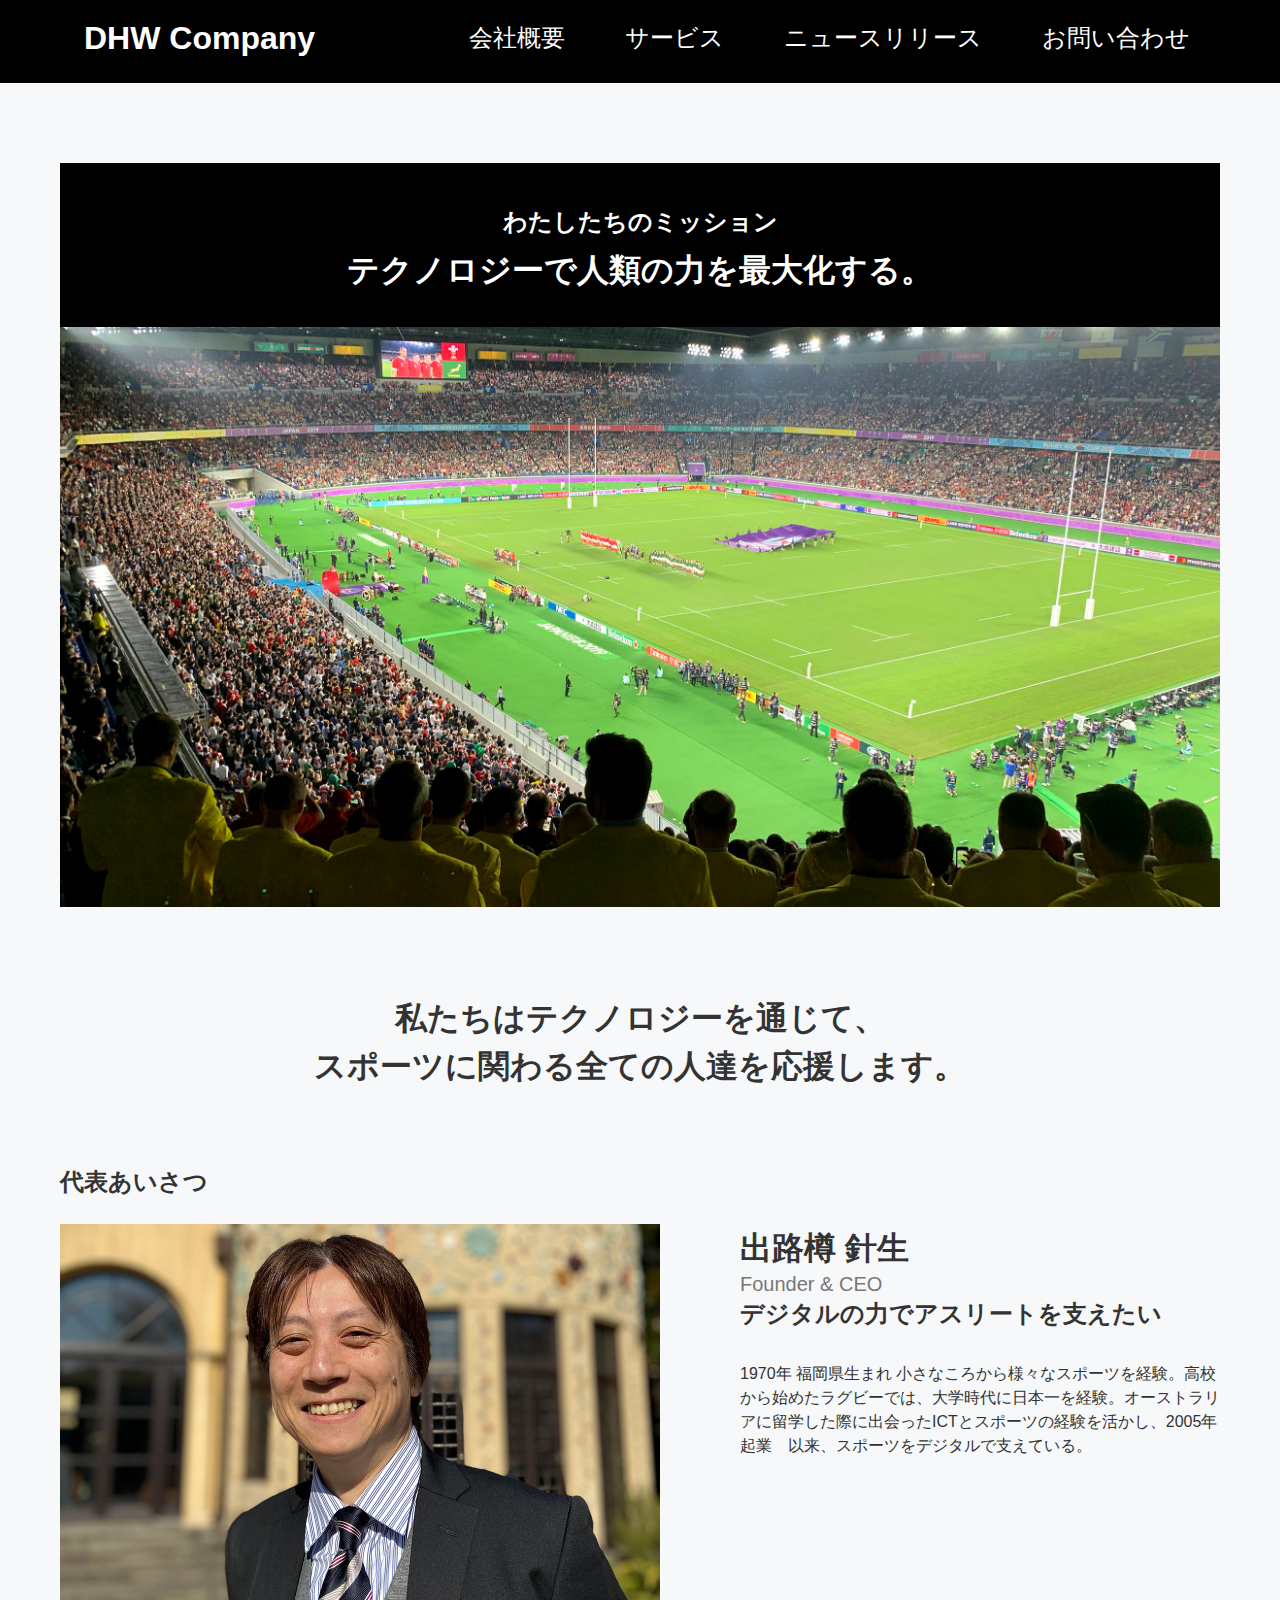
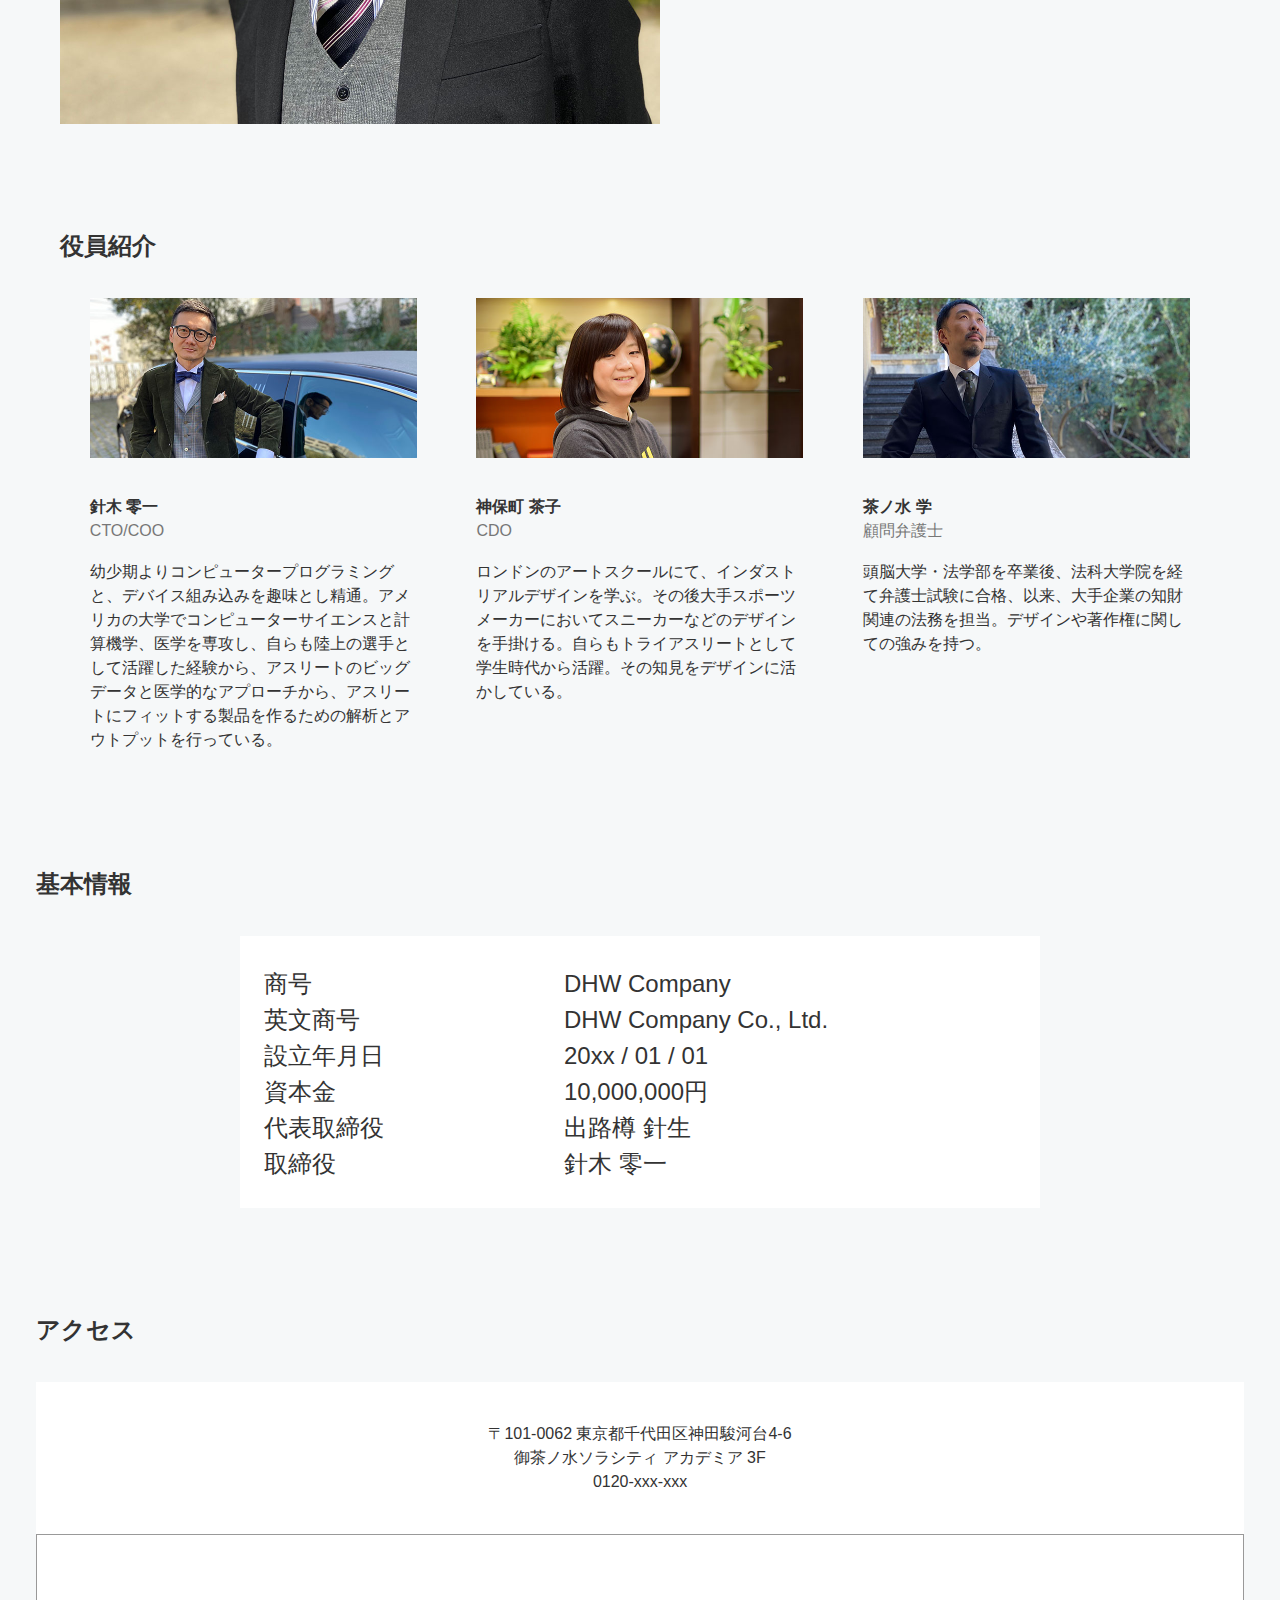
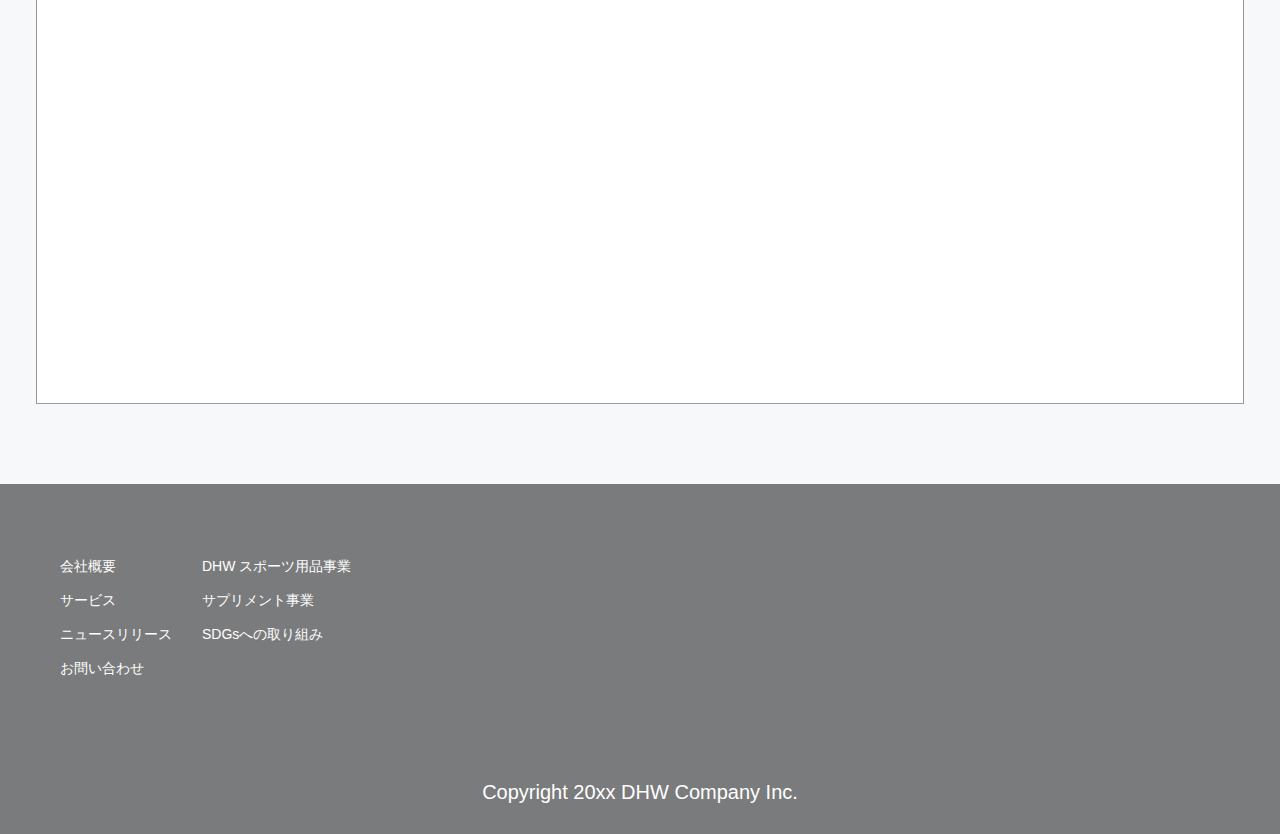
<file: about.html>
<!DOCTYPE html>
<html lang="ja">

<head>
  <meta charset="UTF-8">
  <meta http-equiv="X-UA-Compatible" content="IE=edge">
  <meta name="viewport" content="width=device-width, initial-scale=1.0">

  <meta name="description" content="スポーツは楽しい! DHW Company は、テクノロジーを通じて、スポーツに関わる全ての人達を応援します。">
  <meta property="og:title" content="DHW Company">
  <meta property="og:site_name" content="DHW Company">
  <meta property="og:type" content="website">
  <meta property="og:locale" content="ja-JP">
  <meta property="og:image" content="assets/images/common/ogp.jpg">
  <meta property="og:description" content="スポーツは楽しい! DHW Company は、テクノロジーを通じて、スポーツに関わる全ての人達を応援します。">

  <meta name="twitter:card" content="summary">
  <meta name="twitter:site" content="@">

  <title>DHW Company</title>
  <link rel="stylesheet" href="./assets/css/reset.css">
  <link rel="stylesheet" href="./assets/css/common.css">
  <link rel="stylesheet" href="./assets/css/about.css">
  <link rel="icon" type="image/x-icon" href="./assets/images/common/favicon.ico">
  <link rel="apple-touch-icon" href="./assets/images/common/apple-touch-icon.png">

</head>

<body>

  <header class="header">
    <div class="header-content-wrapper">
      <h1 class="header-title"><a href="index.html">DHW Company</a></h1><!-- /.header-title -->
      <div id="open-button" class="open-button"><span></span></div><!-- /#open-button -->
      <nav class="header_nav">
        <div id="close-button" class="close-button">x</div><!-- /#close-button.close-button -->
        <ul>
          <li class="header_nav_list"><a href="about.html">会社概要</a></li><!-- /.header_nav_list -->
          <li class="header_nav_list"><a href="service.html">サービス</a></li><!-- /.header_nav_list -->
          <li class="header_nav_list"><a href="news_list.html">ニュースリリース</a></li><!-- /.header_nav_list -->
          <li class="header_nav_list"><a href="inquiry.html">お問い合わせ</a></li><!-- /.header_nav_list -->
        </ul>
      </nav><!-- /.header_nav -->
    </div><!-- /.header-content-wrapper -->
  </header><!-- /.header -->


  <main class="main">
    <section class="section-top">
      <h2>わたしたちのミッション<br>
      <span>テクノロジーで人類の力を最大化する。</span></h2>
      <img class="section-top__main-image" src="./assets/images/about/top_image.jpg" alt="ミッションイメージ">
      <p class="section-top__message">私たちはテクノロジーを通じて、<br>
      スポーツに関わる全ての人達を応援します。</p>
    </section><!-- /.section-top -->

    <section class="section-ceo">
      <h2>代表あいさつ</h2>
      <div class="section-ceo__body">
        <div class="section-ceo__body-image">
          <img class="section-ceo__photo" src="./assets/images/about/human001.jpg" alt="出路樽  針生">
        </div><!-- /.section-ceo__body--image -->
        <div class="section-ceo__body-text">
          <h3>出路樽  針生</h3>
          <div class="section-ceo__position">Founder & CEO</div>
          <h4>デジタルの力でアスリートを支えたい</h4>
          <p>1970年  福岡県生まれ  小さなころから様々なスポーツを経験。高校から始めたラグビーでは、大学時代に日本一を経験。オーストラリアに留学した際に出会ったICTとスポーツの経験を活かし、2005年起業　以来、スポーツをデジタルで支えている。</p>
        </div><!-- /.section-ceo__body--text -->
      </div><!-- /.section-ceo__body -->
    </section><!-- /.section-ceo -->

    <section class="section-representatives">
      <h2>役員紹介</h2>
      <ul>
        <li>
          <img src="./assets/images/about/human002.jpg" alt="針木  零一">
          <h3>針木 零一</h3>
          <div class="section-representatives__position">
            CTO/COO
          </div><!-- /.section-representatives__position -->
          <p>幼少期よりコンピュータープログラミングと、デバイス組み込みを趣味とし精通。アメリカの大学でコンピューターサイエンスと計算機学、医学を専攻し、自らも陸上の選手として活躍した経験から、アスリートのビッグデータと医学的なアプローチから、アスリートにフィットする製品を作るための解析とアウトプットを行っている。</p>
        </li>
        <li>
          <img src="./assets/images/about/human004.jpg" alt="神保町  茶子">
          <h3>神保町  茶子</h3>
          <div class="section-representatives__position">
            CDO
          </div><!-- /.section-representatives__position -->
          <p>ロンドンのアートスクールにて、インダストリアルデザインを学ぶ。その後大手スポーツメーカーにおいてスニーカーなどのデザインを手掛ける。自らもトライアスリートとして学生時代から活躍。その知見をデザインに活かしている。</p>
        </li>
        <li>
          <img src="./assets/images/about/human003.jpg" alt="茶ノ水  学">
          <h3>茶ノ水  学</h3>
          <div class="section-representatives__position">
            顧問弁護士
          </div><!-- /.section-representatives__position -->
          <p>頭脳大学・法学部を卒業後、法科大学院を経て弁護士試験に合格、以来、大手企業の知財関連の法務を担当。デザインや著作権に関しての強みを持つ。</p>
        </li>
      </ul>
    </section><!-- /.section-representatives -->

    <section class="section-information">
      <h2>基本情報</h2>
      <table>
        <tr>
          <th>商号</th>
          <td>DHW Company</td>
        </tr>
        <tr>
          <th>英文商号</th>
          <td>DHW Company Co., Ltd.</td>
        </tr>
        <tr>
          <th>設立年月日</th>
          <td>20xx / 01 / 01</td>
        </tr>
        <tr>
          <th>資本金</th>
          <td>10,000,000円</td>
        </tr>
        <tr>
          <th>代表取締役</th>
          <td>出路樽  針生</td>
        </tr>
        <tr>
          <th>取締役</th>
          <td>針木  零一</td>
        </tr>
      </table>
    </section><!-- /.section-information -->

    <section class="section-access">
      <h2>アクセス</h2>
      <div class="section-access__address">
        <address>
          〒101-0062 東京都千代田区神田駿河台4-6 <br>
          御茶ノ水ソラシティ アカデミア 3F <br>
          0120-xxx-xxx</address>
        <iframe
          class="section-access__map"
          src="https://www.google.com/maps/embed?pb=!1m18!1m12!1m3!1d3240.122410752331!2d139.76433351487378!3d35.698605186627006!2m3!1f0!2f0!3f0!3m2!1i1024!2i768!4f13.1!3m3!1m2!1s0x60188c1d6fb43a83%3A0x4309d3ce448a7a27!2z44OH44K444K_44Or44OP44Oq44Km44OD44OJ5aSn5a2m!5e0!3m2!1sja!2sjp!4v1642302362399!5m2!1sja!2sjp"
          allowfullscreen=""></iframe>
      </div><!-- /.section-access__address -->
    </section><!-- /.section-access -->
  </main><!-- /.main -->

  <footer class="footer">
    <div class="footer-content-wrapper">
      <nav class="site-map">
        <ul class="site-map__mainlinks">
          <li class="footer_nav_list"><a href="about.html">会社概要</a></li><!-- /.footer_nav_list -->
          <li class="footer_nav_list"><a href="service.html">サービス</a></li><!-- /.footer_nav_list -->
          <li class="footer_nav_list"><a href="news_list.html">ニュースリリース</a></li><!-- /.footer_nav_list -->
          <li class="footer_nav_list"><a href="inquiry.html">お問い合わせ</a></li><!-- /.footer_nav_list -->
        </ul>
        <ul class="site-map__service-links">
          <li><a href="">DHW スポーツ用品事業</a></li>
          <li><a href="">サプリメント事業</a></li>
          <li><a href="">SDGsへの取り組み</a></li>
        </ul>
      </nav>
      <small class="footer__copyright">
        Copyright 20xx DHW Company Inc.
      </small>
    </div><!-- /.footer-content-wrapper -->
  </footer><!-- /.footer -->

</body>

</html>
</file>
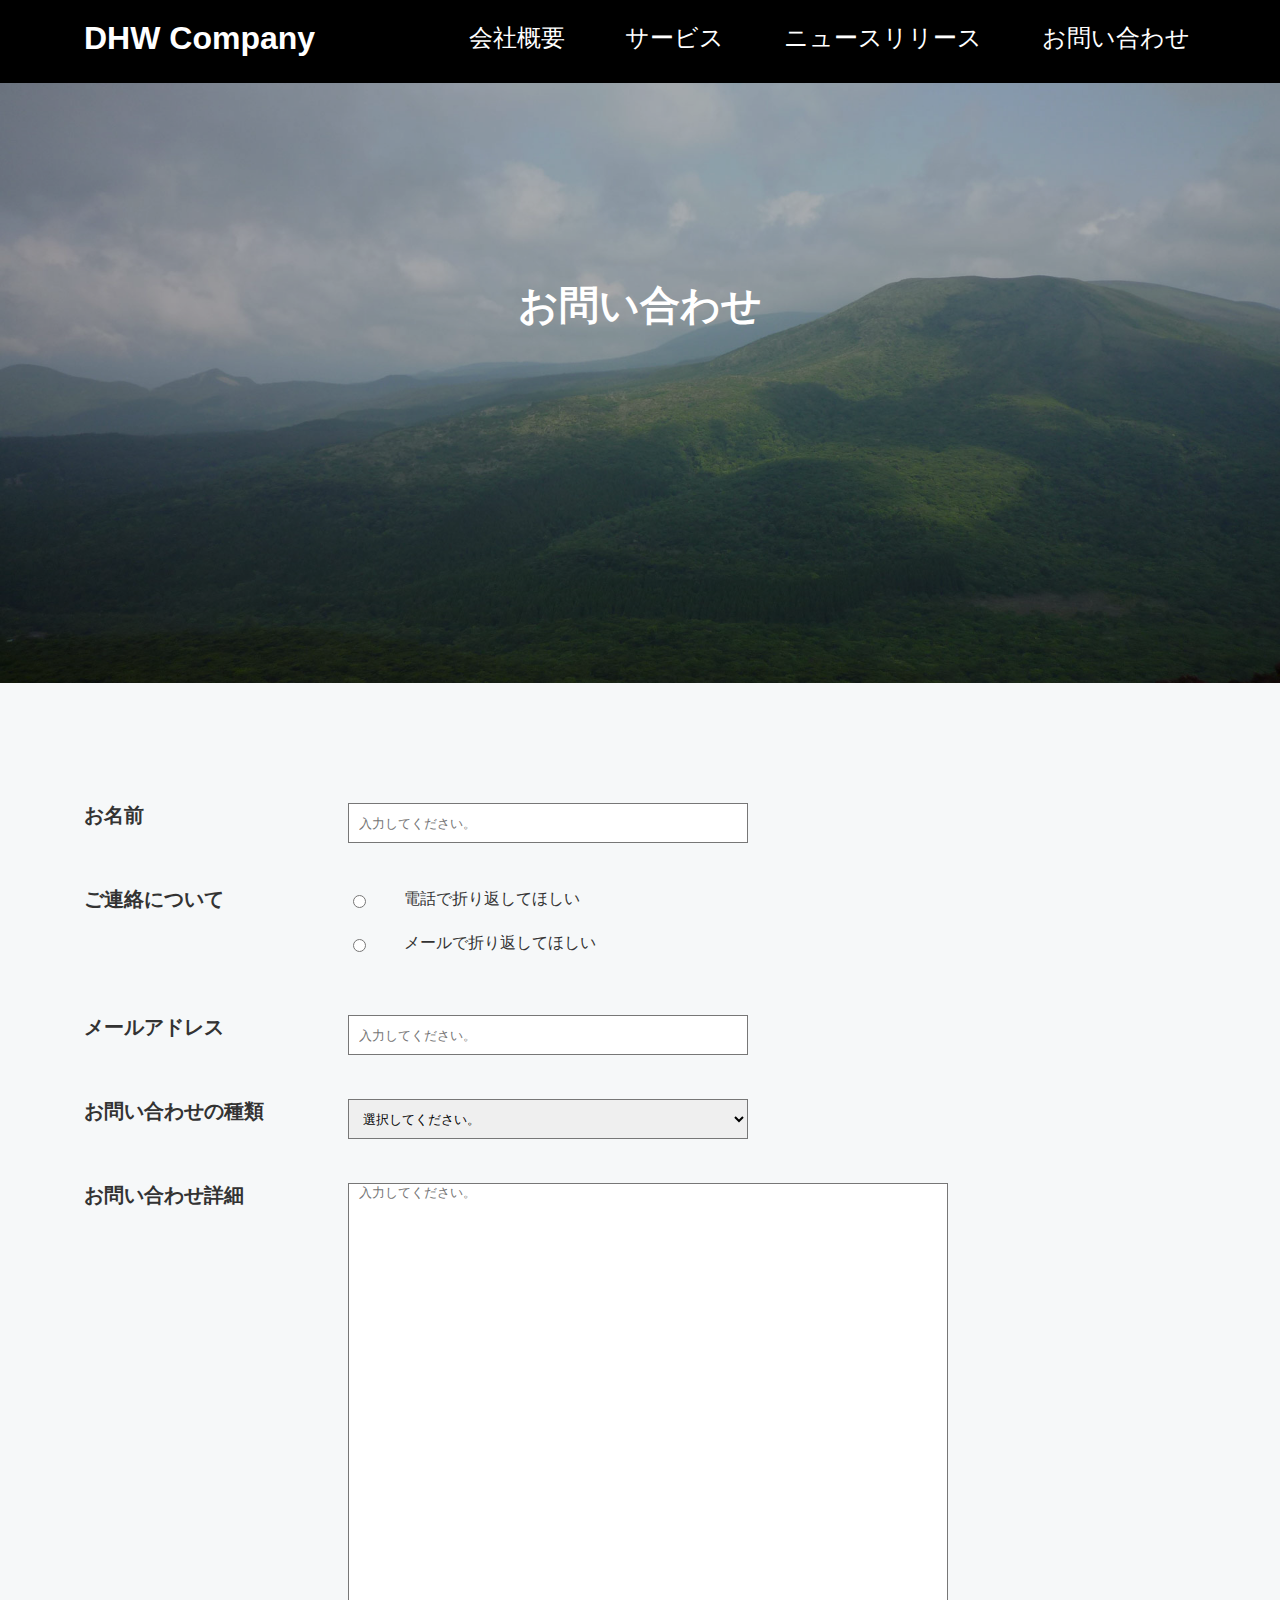
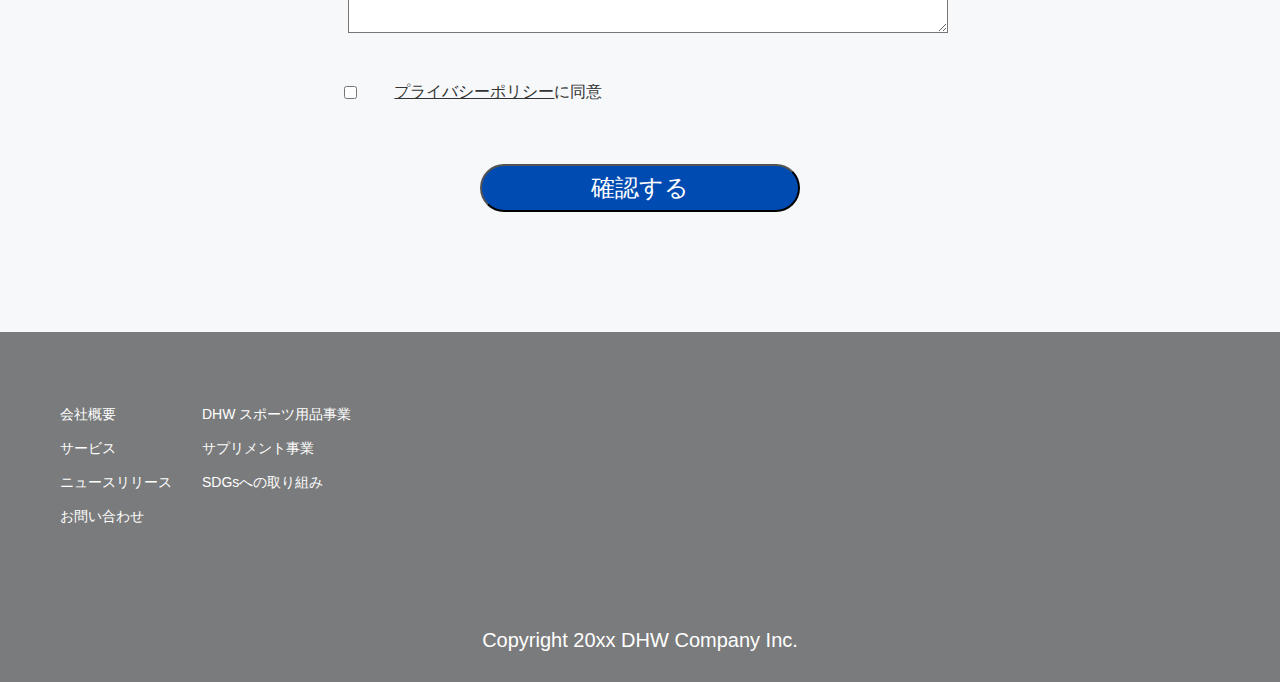
<file: inquiry.html>
<!DOCTYPE html>
<html lang="ja">
<head>
  <meta charset="UTF-8">
  <meta http-equiv="X-UA-Compatible" content="IE=edge">
  <meta name="viewport" content="width=device-width, initial-scale=1.0">

  <meta name="description" content="スポーツは楽しい! DHW Company は、テクノロジーを通じて、スポーツに関わる全ての人達を応援します。">
  <meta property="og:title" content="DHW Company">
  <meta property="og:site_name" content="DHW Company">
  <meta property="og:type" content="website">
  <meta property="og:locale" content="ja-JP">
  <meta property="og:image" content="assets/images/common/ogp.jpg">
  <meta property="og:description" content="スポーツは楽しい! DHW Company は、テクノロジーを通じて、スポーツに関わる全ての人達を応援します。">

  <meta name="twitter:card" content="summary">
  <meta name="twitter:site" content="@">

  <title>DHW Company</title>
  <link rel="stylesheet" href="./assets/css/reset.css">
  <link rel="stylesheet" href="./assets/css/common.css">
  <link rel="stylesheet" href="./assets/css/inquiry.css">
  <link rel="icon" type="image/x-icon" href="./assets/images/common/favicon.ico">
  <link rel="apple-touch-icon" href="./assets/images/common/apple-touch-icon.png">

</head>
<body>

<header class="header">
  <div class="header-content-wrapper">
    <h1 class="header-title"><a href="index.html">DHW Company</a></h1><!-- /.header-title -->
    <div id="open-button" class="open-button"><span></span></div><!-- /#open-button -->
    <nav class="header_nav">
      <div id="close-button" class="close-button">x</div><!-- /#close-button.close-button -->
      <ul>
        <li class="header_nav_list"><a href="about.html">会社概要</a></li><!-- /.header_nav_list -->
        <li class="header_nav_list"><a href="service.html">サービス</a></li><!-- /.header_nav_list -->
        <li class="header_nav_list"><a href="news_list.html">ニュースリリース</a></li><!-- /.header_nav_list -->
        <li class="header_nav_list"><a href="inquiry.html">お問い合わせ</a></li><!-- /.header_nav_list -->
      </ul>
    </nav><!-- /.header_nav -->
  </div><!-- /.header-content-wrapper -->
</header><!-- /.header -->

<main class="main">

    <section class="section-top">
      <div class="section-top__image">
        <div class="section-top__image_filter">
            <h2>お問い合わせ</h2>
          </div><!-- /.section-top__image_message -->
        </div><!-- /.section-top__image_filter -->
    </section>
    <form class="inquiry-form" action="inquiry.html">
      <p>
        <label for="form_name">お名前</label>
        <input id="form_name" type="text" placeholder="入力してください。">
      </p>
      <p>
        <label for="">ご連絡について</label>
        <span class="inquiry-form__contact_method">
          <input id="form_reply_method_1" type="radio" name="form_reply_method">
          <label class="small-label" for="form_reply_method_1">電話で折り返してほしい</label> <br>
          <input id="form_reply_method_2" type="radio" name="form_reply_method">
          <label class="small-label" for="form_reply_method_2">メールで折り返してほしい</label>
        </span>
      </p>
      <p>
        <label for="form_email">メールアドレス</label>
        <input id="form_email" type="email" placeholder="入力してください。">
      </p>
      <p>
        <label for="form_inquiry_kind">お問い合わせの種類</label>
        <select id="form_inquiry_kind">
          <option value="">選択してください。</option>
          <option value="">サービスに関するお問い合わせ。</option>
          <option value="">その他のお問い合わせ。</option>
        </select><!-- /# -->
      </p>
      <p>
        <label for="form_inquiry_detail">お問い合わせ詳細</label>
        <textarea id="form_inquiry_detail" placeholder="入力してください。"></textarea><!-- /# -->
      </p>
      <p>
        <input class="inquiry-form__privacy" id="form_privacy" type="checkbox">
        <label class="small-label" for="form_privacy"><a class="inquiry-form__privacy-link" href="">プライバシーポリシー</a>に同意</label>
      </p>
      <input class="inquiry-form__submit" type="submit" value="確認する">
    </form>
</main><!-- /.main -->

<footer class="footer">
  <div class="footer-content-wrapper">
    <nav class="site-map">
      <ul class="site-map__mainlinks">
        <li class="footer_nav_list"><a href="about.html">会社概要</a></li><!-- /.footer_nav_list -->
        <li class="footer_nav_list"><a href="service.html">サービス</a></li><!-- /.footer_nav_list -->
        <li class="footer_nav_list"><a href="news_list.html">ニュースリリース</a></li><!-- /.footer_nav_list -->
        <li class="footer_nav_list"><a href="inquiry.html">お問い合わせ</a></li><!-- /.footer_nav_list -->
      </ul>
      <ul class="site-map__service-links">
        <li><a href="">DHW スポーツ用品事業</a></li>
        <li><a href="">サプリメント事業</a></li>
        <li><a href="">SDGsへの取り組み</a></li>
      </ul>
    </nav>
    <small class="footer__copyright">
      Copyright 20xx DHW Company Inc.
    </small>
  </div><!-- /.footer-content-wrapper -->
</footer><!-- /.footer -->

</body>
</html>
</file>
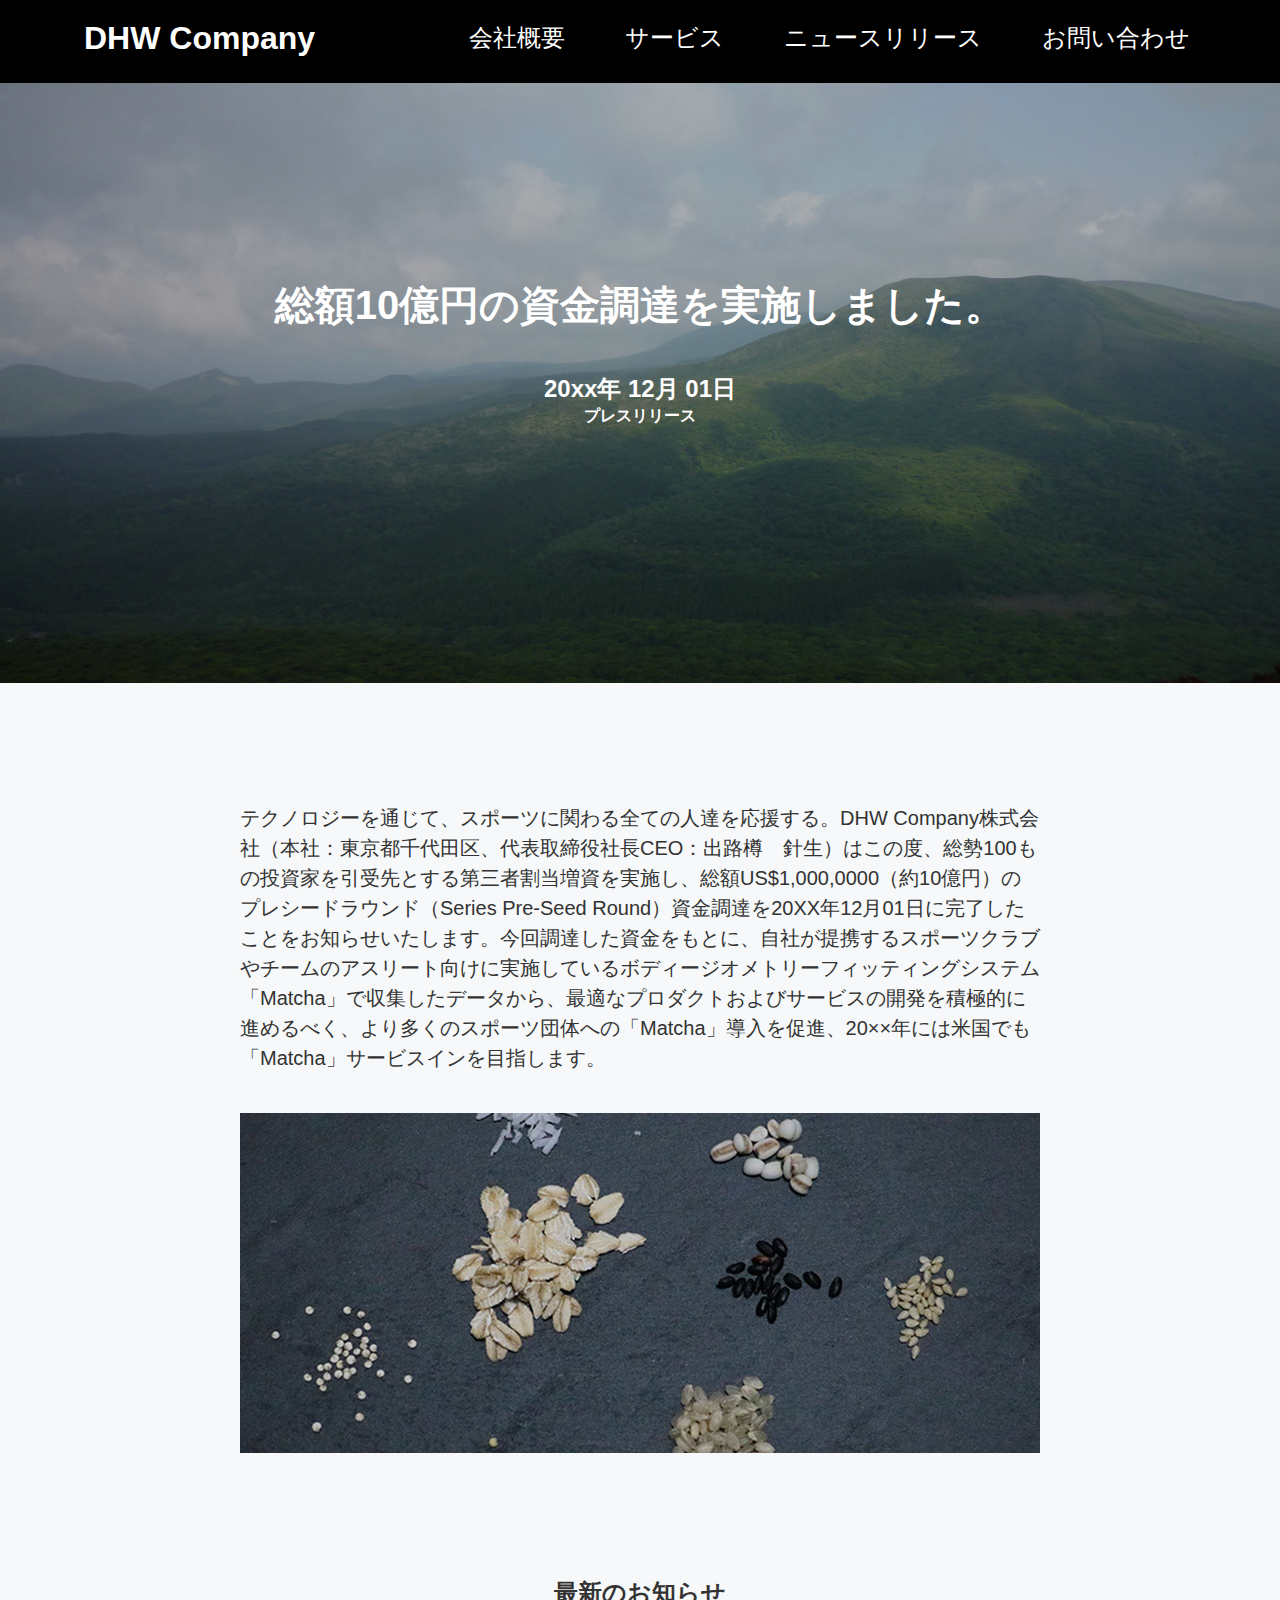
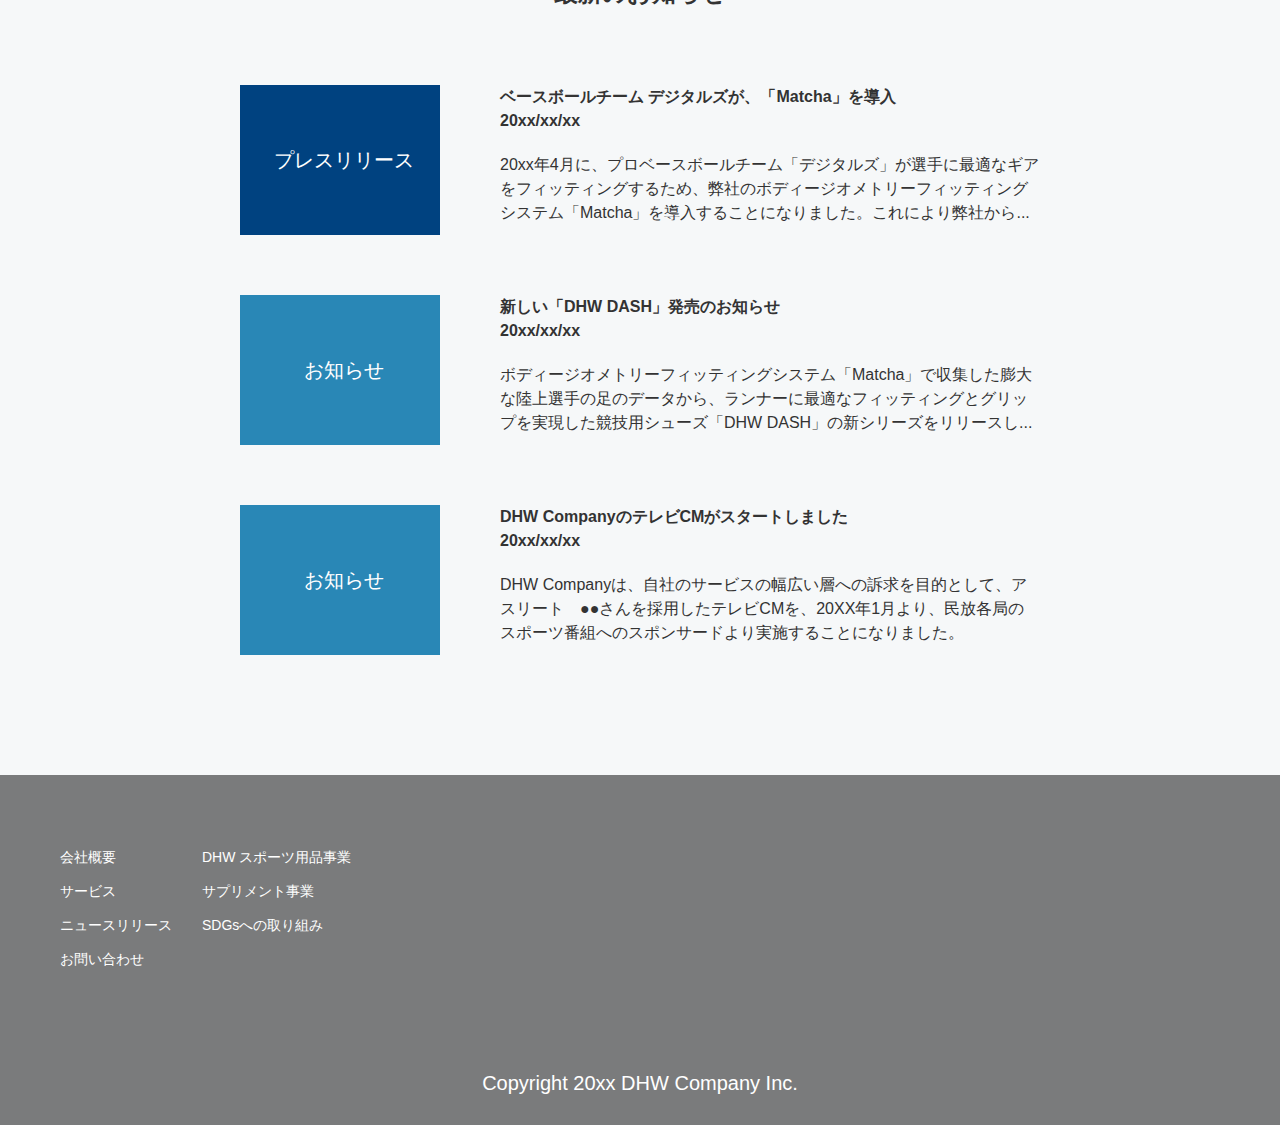
<file: news.html>
<!DOCTYPE html>
<html lang="ja">

<head>
  <meta charset="UTF-8">
  <meta http-equiv="X-UA-Compatible" content="IE=edge">
  <meta name="viewport" content="width=device-width, initial-scale=1.0">

  <meta name="description" content="スポーツは楽しい! DHW Company は、テクノロジーを通じて、スポーツに関わる全ての人達を応援します。">
  <meta property="og:title" content="DHW Company">
  <meta property="og:site_name" content="DHW Company">
  <meta property="og:type" content="website">
  <meta property="og:locale" content="ja-JP">
  <meta property="og:image" content="assets/images/common/ogp.jpg">
  <meta property="og:description" content="スポーツは楽しい! DHW Company は、テクノロジーを通じて、スポーツに関わる全ての人達を応援します。">

  <meta name="twitter:card" content="summary">
  <meta name="twitter:site" content="@">

  <title>DHW Company</title>
  <link rel="stylesheet" href="./assets/css/reset.css">
  <link rel="stylesheet" href="./assets/css/common.css">
  <link rel="stylesheet" href="./assets/css/news_list.css">
  <link rel="stylesheet" href="./assets/css/news.css">
  <link rel="icon" type="image/x-icon" href="./assets/images/common/favicon.ico">
  <link rel="apple-touch-icon" href="./assets/images/common/apple-touch-icon.png">

</head>

<body>

  <header class="header">
    <div class="header-content-wrapper">
      <h1 class="header-title"><a href="index.html">DHW Company</a></h1><!-- /.header-title -->
      <div id="open-button" class="open-button"><span></span></div><!-- /#open-button -->
      <nav class="header_nav">
        <div id="close-button" class="close-button">x</div><!-- /#close-button.close-button -->
        <ul>
          <li class="header_nav_list"><a href="about.html">会社概要</a></li><!-- /.header_nav_list -->
          <li class="header_nav_list"><a href="service.html">サービス</a></li><!-- /.header_nav_list -->
          <li class="header_nav_list"><a href="news_list.html">ニュースリリース</a></li><!-- /.header_nav_list -->
          <li class="header_nav_list"><a href="inquiry.html">お問い合わせ</a></li><!-- /.header_nav_list -->
        </ul>
      </nav><!-- /.header_nav -->
    </div><!-- /.header-content-wrapper -->
  </header><!-- /.header -->


  <main class="main">

      <section class="section-top">
        <div class="section-top__image">
          <div class="section-top__image_filter">
              <h2>総額10億円の資金調達を実施しました。</h2>
              <time class="section-top__news-time">20xx年 12月 01日</time>
              <div class="section-top__news-category">プレスリリース</div><!-- /.section-top__news-category -->
            </div><!-- /.section-top__image_message -->
          </div><!-- /.section-top__image_filter -->
      </section>

      <div class="news-detail">
        <p class="news-detail__body">
          テクノロジーを通じて、スポーツに関わる全ての人達を応援する。DHW
          Company株式会社（本社：東京都千代田区、代表取締役社長CEO：出路樽　針生）はこの度、総勢100もの投資家を引受先とする第三者割当増資を実施し、総額US$1,000,0000（約10億円）のプレシードラウンド（Series
          Pre-Seed
          Round）資金調達を20XX年12月01日に完了したことをお知らせいたします。今回調達した資金をもとに、自社が提携するスポーツクラブやチームのアスリート向けに実施しているボディージオメトリーフィッティングシステム「Matcha」で収集したデータから、最適なプロダクトおよびサービスの開発を積極的に進めるべく、より多くのスポーツ団体への「Matcha」導入を促進、20××年には米国でも「Matcha」サービスインを目指します。
        </p><!-- /.news-detail__body -->
        <img class="news-detail__image" src="./assets/images/news/news_photo.jpg" alt="ニュース画像">
      </div><!-- /.news-detail -->

      <section class="section-news">
        <h2>最新のお知らせ</h2>
        <div class="news-container">
          <ol class="news-list">
            <li>
              <div class="news-list__category press">プレスリリース</div>
              <div class="news-list__text">
                <h3>ベースボールチーム デジタルズが、「Matcha」を導入</h3>
                <time datetime="2021-12-01">20xx/xx/xx</time>
                <p class="news-list__news-body">20xx年4月に、プロベースボールチーム「デジタルズ」が選手に最適なギアをフィッティングするため、弊社のボディージオメトリーフィッティングシステム「Matcha」を導入することになりました。これにより弊社から...</p>
              </div><!-- /.news-list__text -->
            </li>
            <li>
              <div class="news-list__category info">お知らせ</div>
              <div class="news-list__text">
                <h3>新しい「DHW DASH」発売のお知らせ</h3>
                <time datetime="2021-12-01">20xx/xx/xx</time>
                <p class="news-list__news-body">ボディージオメトリーフィッティングシステム「Matcha」で収集した膨大な陸上選手の足のデータから、ランナーに最適なフィッティングとグリップを実現した競技用シューズ「DHW DASH」の新シリーズをリリースし...</p>
              </div>
            </li>
            <li>
              <div class="news-list__category info">お知らせ</div>
              <div class="news-list__text">
                <h3>DHW CompanyのテレビCMがスタートしました</h3>
                <time datetime="2021-12-01">20xx/xx/xx</time>
                <p class="news-list__news-body">DHW Companyは、自社のサービスの幅広い層への訴求を目的として、アスリート　●●さんを採用したテレビCMを、20XX年1月より、民放各局のスポーツ番組へのスポンサードより実施することになりました。</p>
              </div>
            </li>

          </ol>

        </div>
      </section><!-- /.section-news -->

  </main><!-- /.main -->

  <footer class="footer">
    <div class="footer-content-wrapper">
      <nav class="site-map">
        <ul class="site-map__mainlinks">
          <li class="footer_nav_list"><a href="about.html">会社概要</a></li><!-- /.footer_nav_list -->
          <li class="footer_nav_list"><a href="service.html">サービス</a></li><!-- /.footer_nav_list -->
          <li class="footer_nav_list"><a href="news_list.html">ニュースリリース</a></li><!-- /.footer_nav_list -->
          <li class="footer_nav_list"><a href="inquiry.html">お問い合わせ</a></li><!-- /.footer_nav_list -->
        </ul>
        <ul class="site-map__service-links">
          <li><a href="">DHW スポーツ用品事業</a></li>
          <li><a href="">サプリメント事業</a></li>
          <li><a href="">SDGsへの取り組み</a></li>
        </ul>
      </nav>
      <small class="footer__copyright">
        Copyright 20xx DHW Company Inc.
      </small>
    </div><!-- /.footer-content-wrapper -->
  </footer><!-- /.footer -->

</body>

</html>
</file>
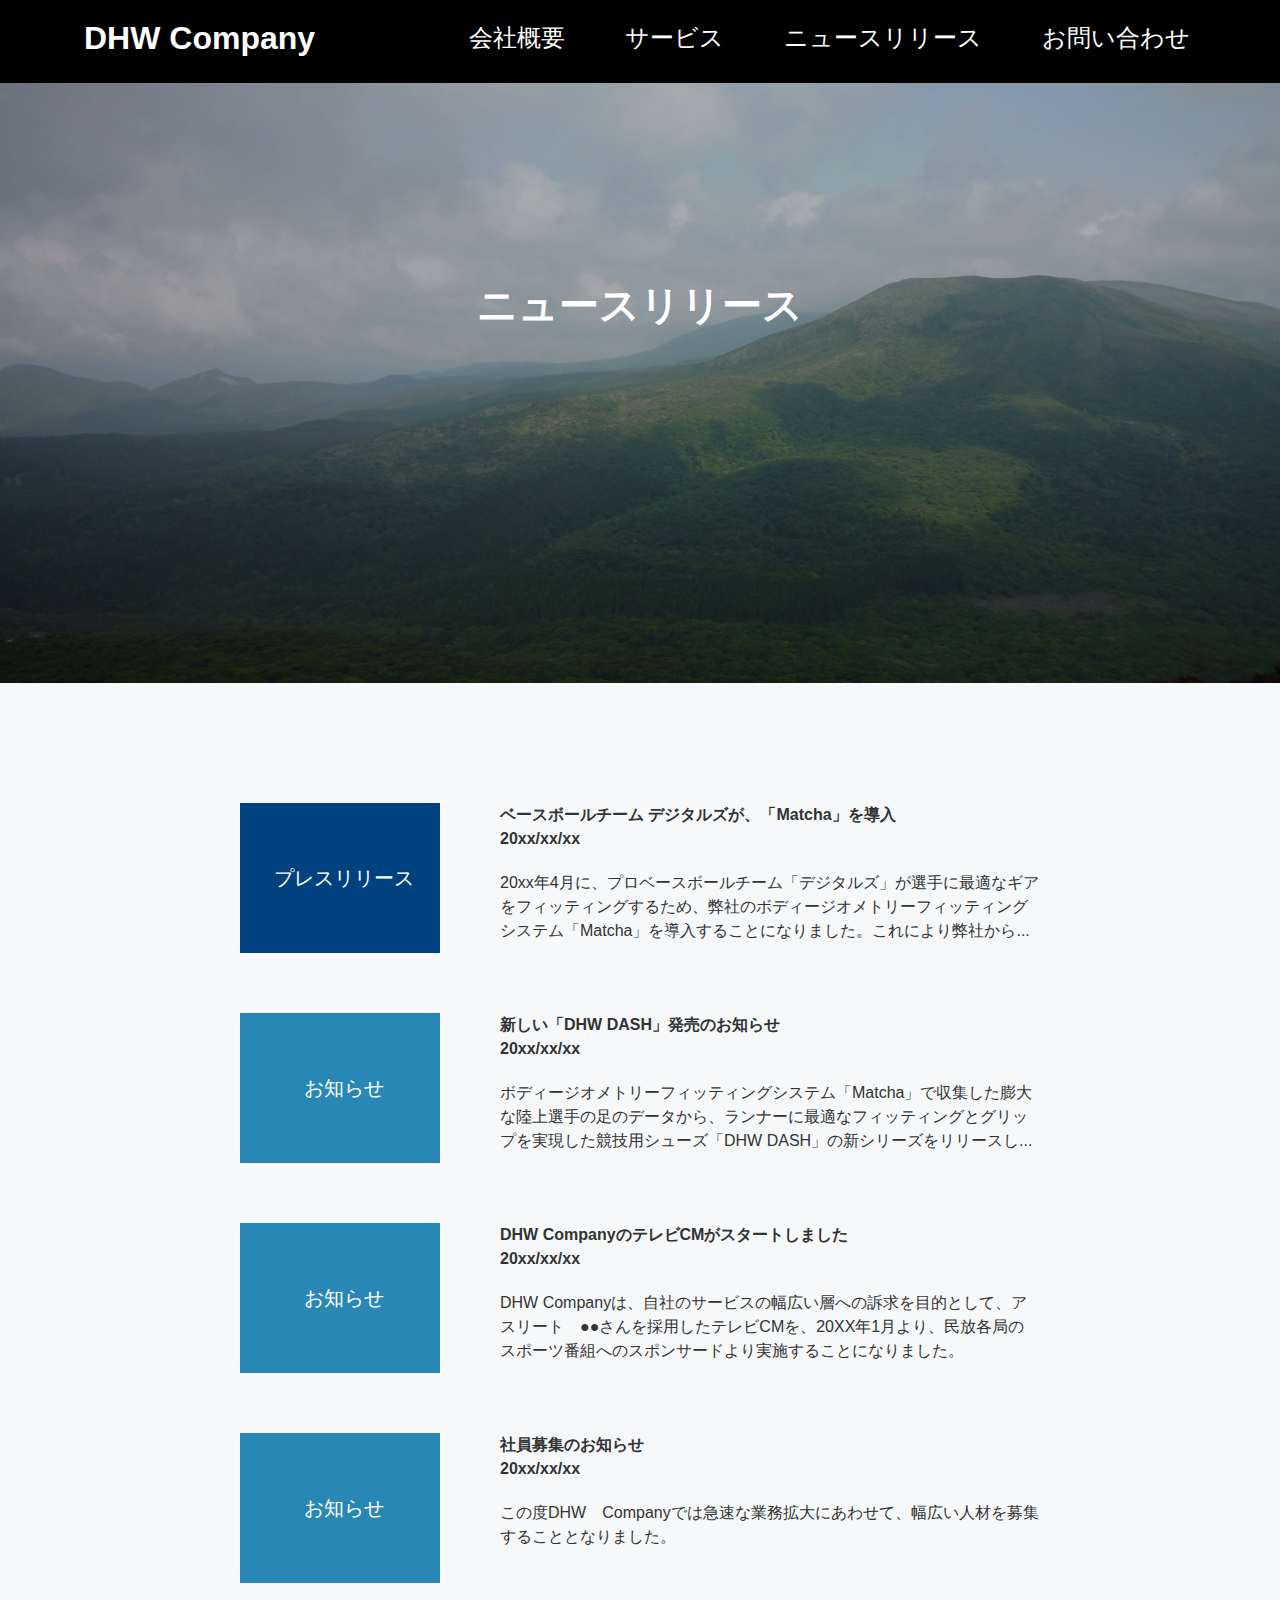
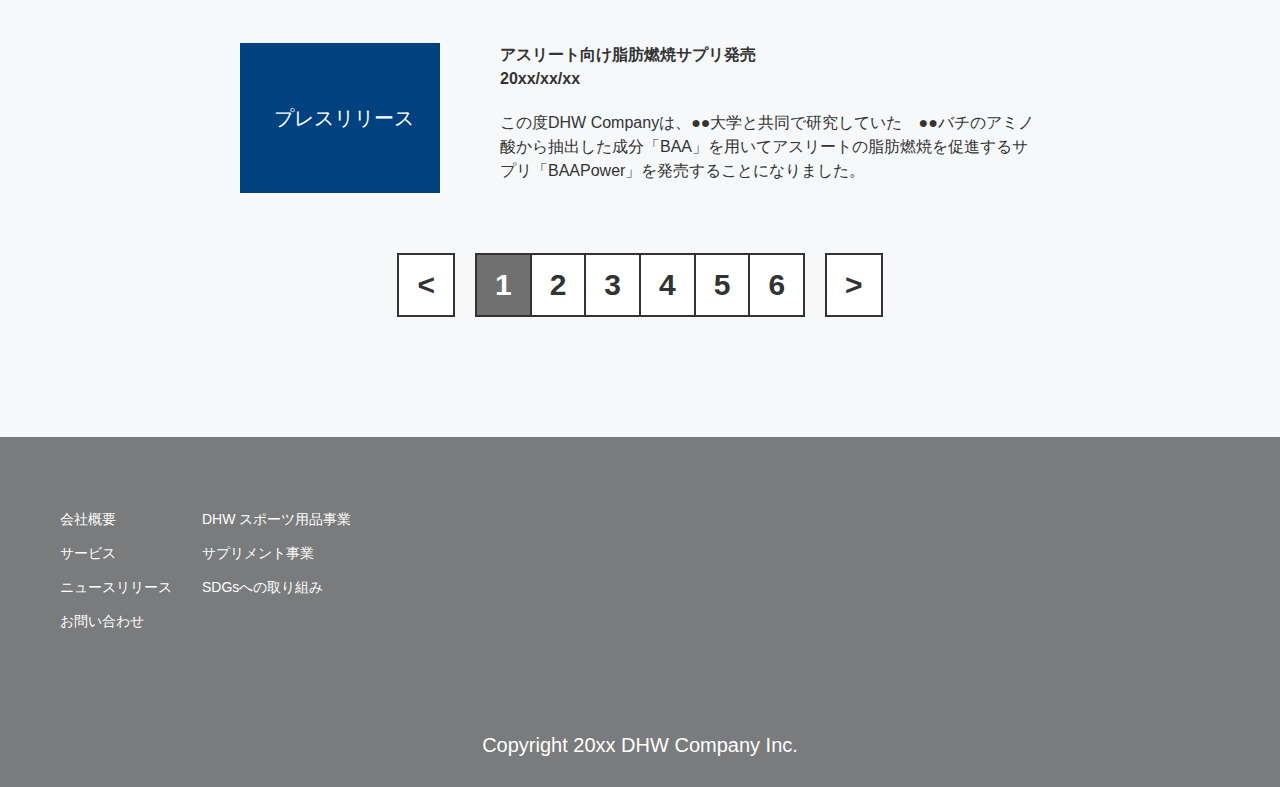
<file: news_list.html>
<!DOCTYPE html>
<html lang="ja">

<head>
  <meta charset="UTF-8">
  <meta http-equiv="X-UA-Compatible" content="IE=edge">
  <meta name="viewport" content="width=device-width, initial-scale=1.0">

  <meta name="description" content="スポーツは楽しい! DHW Company は、テクノロジーを通じて、スポーツに関わる全ての人達を応援します。">
  <meta property="og:title" content="DHW Company">
  <meta property="og:site_name" content="DHW Company">
  <meta property="og:type" content="website">
  <meta property="og:locale" content="ja-JP">
  <meta property="og:image" content="assets/images/common/ogp.jpg">
  <meta property="og:description" content="スポーツは楽しい! DHW Company は、テクノロジーを通じて、スポーツに関わる全ての人達を応援します。">

  <meta name="twitter:card" content="summary">
  <meta name="twitter:site" content="@">

  <title>DHW Company</title>
  <link rel="stylesheet" href="./assets/css/reset.css">
  <link rel="stylesheet" href="./assets/css/common.css">
  <link rel="stylesheet" href="./assets/css/news_list.css">
  <link rel="icon" type="image/x-icon" href="./assets/images/common/favicon.ico">
  <link rel="apple-touch-icon" href="./assets/images/common/apple-touch-icon.png">

</head>

<body>

  <header class="header">
    <div class="header-content-wrapper">
      <h1 class="header-title"><a href="index.html">DHW Company</a></h1><!-- /.header-title -->
      <div id="open-button" class="open-button"><span></span></div><!-- /#open-button -->
      <nav class="header_nav">
        <div id="close-button" class="close-button">x</div><!-- /#close-button.close-button -->
        <ul>
          <li class="header_nav_list"><a href="about.html">会社概要</a></li><!-- /.header_nav_list -->
          <li class="header_nav_list"><a href="service.html">サービス</a></li><!-- /.header_nav_list -->
          <li class="header_nav_list"><a href="news_list.html">ニュースリリース</a></li><!-- /.header_nav_list -->
          <li class="header_nav_list"><a href="inquiry.html">お問い合わせ</a></li><!-- /.header_nav_list -->
        </ul>
      </nav><!-- /.header_nav -->
    </div><!-- /.header-content-wrapper -->
  </header><!-- /.header -->


  <main class="main">

      <section class="section-top">
        <div class="section-top__image">
          <div class="section-top__image_filter">
              <h2>ニュースリリース</h2>
            </div><!-- /.section-top__image_message -->
          </div><!-- /.section-top__image_filter -->
      </section>

      <div class="news-container">
        <ol class="news-list">
          <li>
            <div class="news-list__category press">プレスリリース</div>
            <div class="news-list__text">
              <h3>ベースボールチーム デジタルズが、「Matcha」を導入</h3>
              <time datetime="2021-12-01">20xx/xx/xx</time>
              <p class="news-list__news-body">20xx年4月に、プロベースボールチーム「デジタルズ」が選手に最適なギアをフィッティングするため、弊社のボディージオメトリーフィッティングシステム「Matcha」を導入することになりました。これにより弊社から...</p>
            </div><!-- /.news-list__text -->
          </li>
          <li>
            <div class="news-list__category info">お知らせ</div>
            <div class="news-list__text">
              <h3>新しい「DHW DASH」発売のお知らせ</h3>
              <time datetime="2021-12-01">20xx/xx/xx</time>
              <p class="news-list__news-body">ボディージオメトリーフィッティングシステム「Matcha」で収集した膨大な陸上選手の足のデータから、ランナーに最適なフィッティングとグリップを実現した競技用シューズ「DHW DASH」の新シリーズをリリースし...</p>
            </div>
          </li>
          <li>
            <div class="news-list__category info">お知らせ</div>
            <div class="news-list__text">
              <h3>DHW CompanyのテレビCMがスタートしました</h3>
              <time datetime="2021-12-01">20xx/xx/xx</time>
              <p class="news-list__news-body">DHW Companyは、自社のサービスの幅広い層への訴求を目的として、アスリート　●●さんを採用したテレビCMを、20XX年1月より、民放各局のスポーツ番組へのスポンサードより実施することになりました。</p>
            </div>
          </li>
          <li>
            <div class="news-list__category info">お知らせ</div>
            <div class="news-list__text">
              <h3>社員募集のお知らせ</h3>
              <time datetime="2021-12-01">20xx/xx/xx</time>
              <p class="news-list__news-body">この度DHW　Companyでは急速な業務拡大にあわせて、幅広い人材を募集することとなりました。</p>
            </div>
          </li>
          <li>
            <div class="news-list__category press">プレスリリース</div>
            <div class="news-list__text">
              <h3>アスリート向け脂肪燃焼サプリ発売</h3>
              <time datetime="2021-12-01">20xx/xx/xx</time>
              <p class="news-list__news-body">この度DHW Companyは、●●大学と共同で研究していた　●●バチのアミノ酸から抽出した成分「BAA」を用いてアスリートの脂肪燃焼を促進するサプリ「BAAPower」を発売することになりました。</p>
            </div>
          </li>
        </ol>
        <div class="pagenation">
          <ol class="pagenation__list">
            <li><a href="">&lt;</a></li>
            <li><a class="selected" href="">1</a></li>
            <li><a href="">2</a></li>
            <li><a href="">3</a></li>
            <li><a href="">4</a></li>
            <li><a href="">5</a></li>
            <li><a href="">6</a></li>
            <li><a href="">&gt;</a></li>
          </ol><!-- /.pagenation__list -->
        </div><!-- /.pagenation -->
      </div>
  </main><!-- /.main -->

  <footer class="footer">
    <div class="footer-content-wrapper">
      <nav class="site-map">
        <ul class="site-map__mainlinks">
          <li class="footer_nav_list"><a href="about.html">会社概要</a></li><!-- /.footer_nav_list -->
          <li class="footer_nav_list"><a href="service.html">サービス</a></li><!-- /.footer_nav_list -->
          <li class="footer_nav_list"><a href="news_list.html">ニュースリリース</a></li><!-- /.footer_nav_list -->
          <li class="footer_nav_list"><a href="inquiry.html">お問い合わせ</a></li><!-- /.footer_nav_list -->
        </ul>
        <ul class="site-map__service-links">
          <li><a href="">DHW スポーツ用品事業</a></li>
          <li><a href="">サプリメント事業</a></li>
          <li><a href="">SDGsへの取り組み</a></li>
        </ul>
      </nav>
      <small class="footer__copyright">
        Copyright 20xx DHW Company Inc.
      </small>
    </div><!-- /.footer-content-wrapper -->
  </footer><!-- /.footer -->
</body>

</html>
</file>
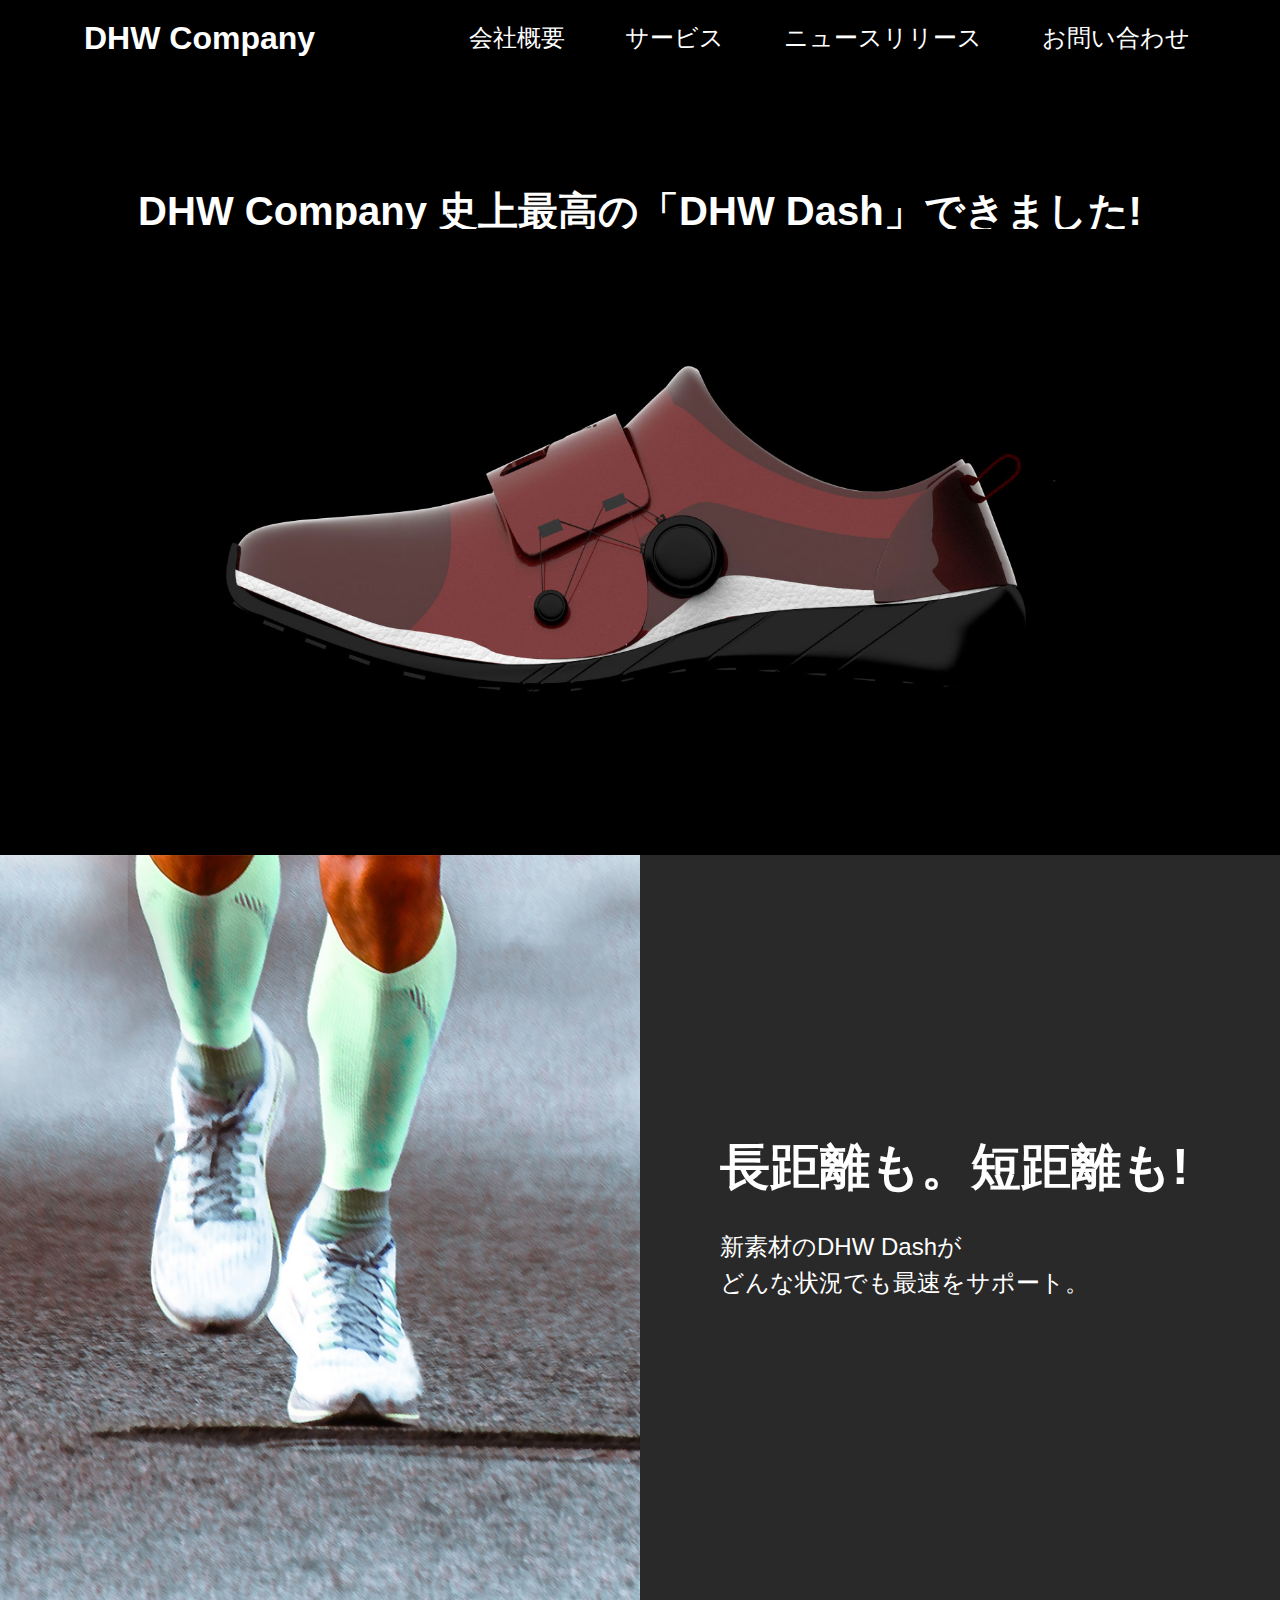
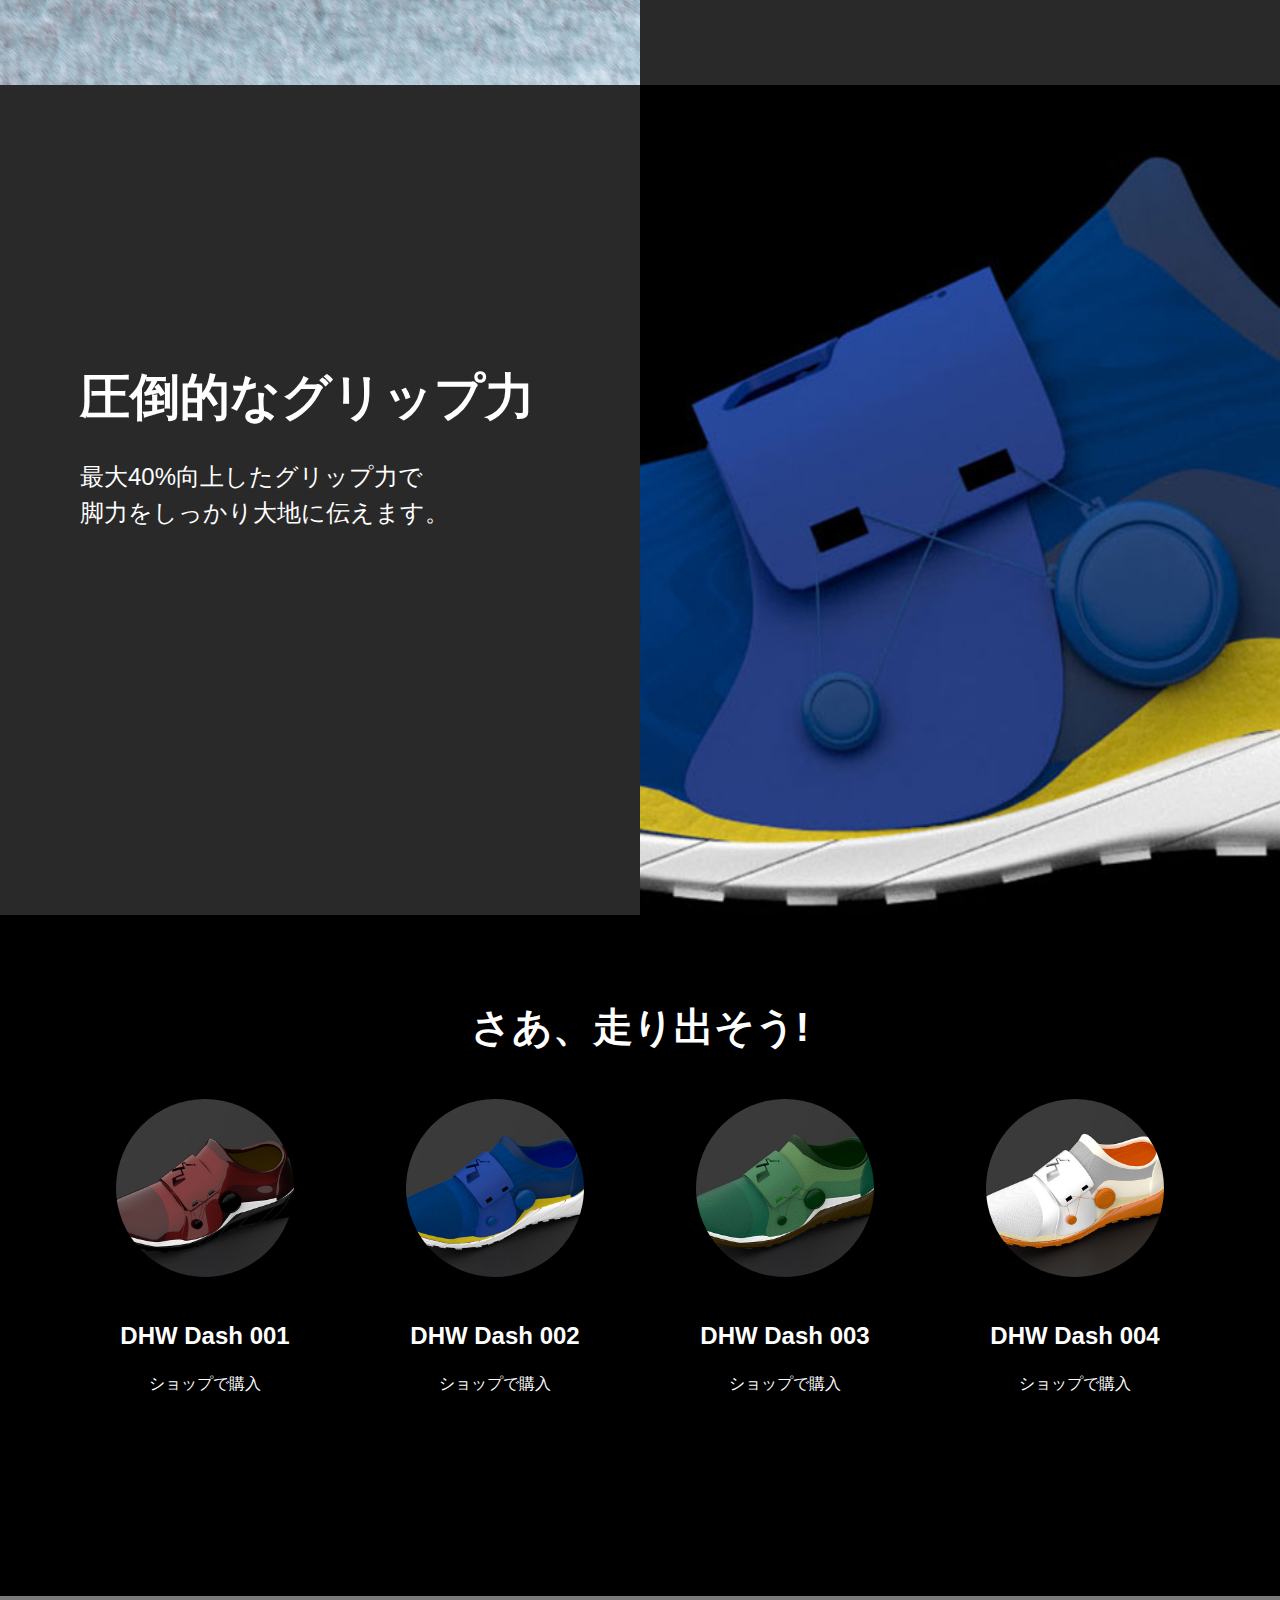
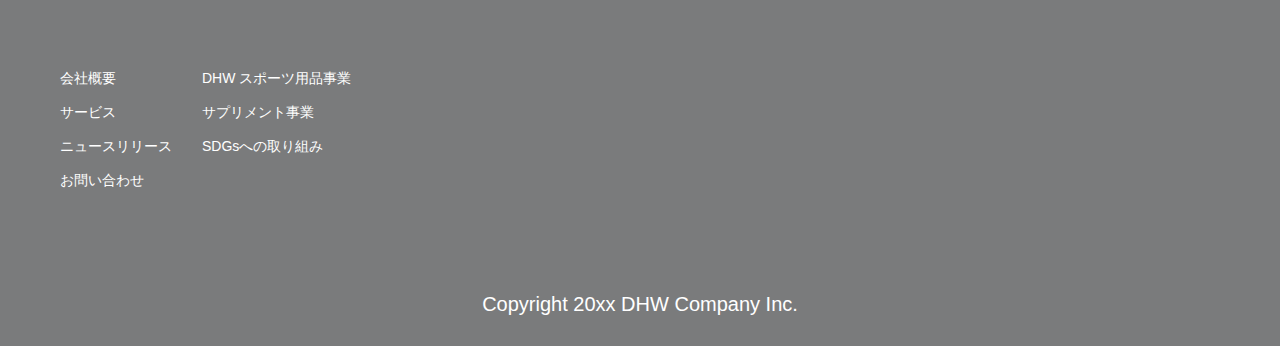
<file: service.html>
<!DOCTYPE html>
<html lang="ja">

<head>
  <meta charset="UTF-8">
  <meta http-equiv="X-UA-Compatible" content="IE=edge">
  <meta name="viewport" content="width=device-width, initial-scale=1.0">

  <meta name="description" content="スポーツは楽しい! DHW Company は、テクノロジーを通じて、スポーツに関わる全ての人達を応援します。">
  <meta property="og:title" content="DHW Company">
  <meta property="og:site_name" content="DHW Company">
  <meta property="og:type" content="website">
  <meta property="og:locale" content="ja-JP">
  <meta property="og:image" content="assets/images/common/ogp.jpg">
  <meta property="og:description" content="スポーツは楽しい! DHW Company は、テクノロジーを通じて、スポーツに関わる全ての人達を応援します。">

  <meta name="twitter:card" content="summary">
  <meta name="twitter:site" content="@">

  <title>DHW Company</title>
  <link rel="stylesheet" href="./assets/css/reset.css">
  <link rel="stylesheet" href="./assets/css/common.css">
  <link rel="stylesheet" href="./assets/css/service.css">
  <link rel="icon" type="image/x-icon" href="./assets/images/common/favicon.ico">
  <link rel="apple-touch-icon" href="./assets/images/common/apple-touch-icon.png">

</head>

<body>

  <header class="header">
    <div class="header-content-wrapper">
      <h1 class="header-title"><a href="index.html">DHW Company</a></h1><!-- /.header-title -->
      <div id="open-button" class="open-button"><span></span></div><!-- /#open-button -->
      <nav class="header_nav">
        <div id="close-button" class="close-button">x</div><!-- /#close-button.close-button -->
        <ul>
          <li class="header_nav_list"><a href="about.html">会社概要</a></li><!-- /.header_nav_list -->
          <li class="header_nav_list"><a href="service.html">サービス</a></li><!-- /.header_nav_list -->
          <li class="header_nav_list"><a href="news_list.html">ニュースリリース</a></li><!-- /.header_nav_list -->
          <li class="header_nav_list"><a href="inquiry.html">お問い合わせ</a></li><!-- /.header_nav_list -->
        </ul>
      </nav><!-- /.header_nav -->
    </div><!-- /.header-content-wrapper -->
  </header><!-- /.header -->


  <main class="main">
    <section class="section-top">
      <h2>DHW Company 史上最高の「DHW Dash」できました!</h2>
      <div class="section-top__main-image">
        <img src="./assets/images/services/enamel_side_fix.jpg" alt="エナメル">
      </div><!-- /.section-top__main-image -->
    </section><!-- /.section-top -->

    <section class="section-runner">
      <div class="section-runner__visual">
        <img class="section-runner__main-image" src="./assets/images/services/thumbnail_runner.jpg" alt="DHW Dash で走るランナー">
      </div><!-- /.section-runner__visual -->
      <div class="section-runner__description">
        <h2>長距離も。短距離も!</h2>
        <p>新素材のDHW Dashが <br>
        どんな状況でも最速をサポート。</p>
      </div><!-- /.section-runner__description -->
    </section><!-- /.section-runner -->

    <section class="section-grip">
      <div class="section-grip__visual">
        <img class="section-grip__main-image" src="./assets/images/services/skyblue_side_short_fix.jpg" alt="力強いグリップを生み出すテクノロジー">
      </div><!-- /.section-grip__visual -->
      <div class="section-grip__description">
        <h2>圧倒的なグリップ力</h2>
        <p>最大40%向上したグリップ力で <br>
        脚力をしっかり大地に伝えます。</p>
      </div><!-- /.section-grip__description -->
    </section><!-- /.section-grip -->

    <section class="section-shop">
      <h2>さあ、走り出そう!</h2>
      <ul class="section-shop__item-list">
        <li>
          <img src="./assets/images/services/enamel_fukan_fix.jpg" alt="エナメル">
          <h3>DHW Dash 001</h3>
          <a href="">ショップで購入</a>
        </li>
        <li>
          <img src="./assets/images/services/skyblue_fukan_fix.jpg" alt="スカイブルー">
          <h3>DHW Dash 002</h3>
          <a href="">ショップで購入</a>
        </li>
        <li>
          <img src="./assets/images/services/leather_fukan_fix.jpg" alt="レザー">
          <h3>DHW Dash 003</h3>
          <a href="">ショップで購入</a>
        </li>
        <li>
          <img src="./assets/images/services/orange_fukan_fix.jpg" alt="オレンジ">
          <h3>DHW Dash 004</h3>
          <a href="">ショップで購入</a>
        </li>
      </ul><!-- /.section-shop__item-list -->
    </section><!-- /.section-shop -->
      </main><!-- /.main -->

  <footer class="footer">
    <div class="footer-content-wrapper">
      <nav class="site-map">
        <ul class="site-map__mainlinks">
          <li class="footer_nav_list"><a href="about.html">会社概要</a></li><!-- /.footer_nav_list -->
          <li class="footer_nav_list"><a href="service.html">サービス</a></li><!-- /.footer_nav_list -->
          <li class="footer_nav_list"><a href="news_list.html">ニュースリリース</a></li><!-- /.footer_nav_list -->
          <li class="footer_nav_list"><a href="inquiry.html">お問い合わせ</a></li><!-- /.footer_nav_list -->
        </ul>
        <ul class="site-map__service-links">
          <li><a href="">DHW スポーツ用品事業</a></li>
          <li><a href="">サプリメント事業</a></li>
          <li><a href="">SDGsへの取り組み</a></li>
        </ul>
      </nav>
      <small class="footer__copyright">
        Copyright 20xx DHW Company Inc.
      </small>
    </div><!-- /.footer-content-wrapper -->
  </footer><!-- /.footer -->
</body>

</html>
</file>
<file: assets/css/common.css>
@charset "UTF-8";

html {
  font-size: 62.5%;
  width: 100%;
}

body {
  color: #333;
  font-family: -apple-system, BlinkMacSystemFont, Roboto, "Segoe UI",
    "Helvetica Neue", HelveticaNeue, YuGothic, "Yu Gothic Medium", "Yu Gothic",
    Verdana, Meiryo, sans-serif;
  font-weight: 500;
  font-size: 1.6em;
  line-height: 2.4rem;
  text-align: center;
}

section h2 {
  font-size: 2.4rem;
}

a:hover {
  opacity: 0.5;
}

*,
*::before,
*::after {
  box-sizing: border-box;
}
/* header */
.header {
  height: 50px;
  width: 100%;
  background-color: #000;
}
.header h1 {
  color: #fff;
  text-align: left;
  padding: 12px 24px;
  font-size: 1.6rem;
}
.header h1 a {
  color: #fff;
  text-decoration: none;
}
.open-button,
.close-button {
  display: none;
}
/* nav */
@media (max-width: 1160px) {
  .open-button {
    display: block;
    position: absolute;
    right: 10px;
    top: 20px;
    width: 40px;
    height: 40px;
    cursor: pointer;
  }
  .open-button span,
  .open-button span::before,
  .open-button span::after {
    position: absolute;
    height: 3px;
    width: 25px;
    border-radius: 3px;
    background: #777;
    display: block;
    content: "";
  }
  .open-button span::before {
    bottom: -8px;
  }
  .open-button span::after {
    bottom: -16px;
  }
  .close-button {
    display: block;
    position: absolute;
    top: 0;
    right: 0;
    color: #fff;
    font-size: 20px;
    padding: 20px;
  }
  .header nav {
    display: none;
    z-index: 1000;
    position: fixed;
    top: 0;
    left: 0;
    background-color: #000;
    width: 70%;
    height: 100%;
    padding-top: 67px;
    box-shadow: 10px 10px 25px rgba(0, 0, 0, 0.4);
  }
  .header nav ul li {
    border-bottom: solid 1px rgba(255, 255, 255, 0.5);
  }
  .header nav ul li:first-child {
    border-top: solid 1px rgba(255, 255, 255, 0.5);
  }
  .header nav ul li a {
    font-weight: 600;
    line-height: 40px;
    vertical-align: middle;
    text-decoration: none;
    color: #fff;
  }
}
@media (min-width: 1160px) {
  .header {
    height: 83px;
  }
  .header-content-wrapper {
    max-width: 1160px;
    margin: 0 auto;
    position: relative;
  }
  .header h1 {
    font-size: 3.2rem;
    padding-top: 26px;
    position: absolute;
    left: 0;
    font-weight: 600;
  }
  .header nav {
    display: block;
    text-align: right;
  }
  .header nav ul {
    display: flex;
    justify-content: flex-end;
  }
  .header nav li a {
    display: block;
    padding: 26px 30px 0;
    color: #fff;
    text-decoration: none;
    font-size: 2.4rem;
    height: 83px;
  }
}
/* footer */
.footer {
  height: 350px;
  padding: 30px 0;
  background-color: #7a7b7c;
  font-size: 1.4rem;
  color: #fff;
  position: relative;
}
.footer a {
  color: #fff;
  text-decoration: none;
}
.site-map {
  display: flex;
  text-align: left;
  justify-content: left;
  padding: 0 30px;
  font-size: 1.4rem;
  font-weight: 600;
}
.site-map__service-links {
  margin-left: 30px;
}
.footer__copyright {
  position: absolute;
  bottom: 30px;
  left: 0;
  width: 100%;
  text-align: center;
}
@media (min-width: 1160px) {
  .footer {
    padding: 70px 0 45px;
  }
  .footer-content-wrapper {
    max-width: 1160px;
    margin: 0 auto;
  }
  .footer .site-map {
    padding: 0;
    font-weight: 400;
  }
  .footer .site-map li {
    padding: 0;
    margin-bottom: 10px;
  }
  .footer__copyright {
    font-size: 2rem;
    font-weight: 400;
  }
}
</file>
<file: assets/css/about.css>
@charset "UTF-8";

body {
  background-color: #f6f8f9;
}
.main {
  max-width: 1208px;
  margin: 0 auto;
}

.section-top {
  padding: 30px 24px 0 24px;
}
.section-top h2 {
  background-color: #000;
  color: #fff;
  line-height: 2.6rem;
  padding: 35px 0 30px 0;
  font-size: 1.6rem;
}
.section-top__main-image {
  width: 100%;
  height: 50vw;
  max-height: 580px;
  object-fit: cover;
  object-position: 50% 50%;
}
.section-top__message {
  font-weight: 600;
  padding-top: 30px;
  margin-bottom: 60px;
}

@media (min-width: 1160px) {
  .section-top {
    padding-top: 80px;
    margin-bottom: 80px;
  }
  .section-top h2 {
    font-size: 2.4rem;
    line-height: 4.8rem;
  }
  .section-top h2 span {
    font-size: 3.2rem;
    line-height: 4.8rem;
  }
  .section-top__main-image {
    margin-bottom: 80px;
  }
  .section-top__message {
    font-size: 3.2rem;
    line-height: 4.8rem;
    padding-top: 0;
  }
}

.section-ceo {
  padding: 0 24px;
  margin-bottom: 60px;
}
.section-ceo h2 {
  margin-bottom: 30px;
}
.section-ceo__body {
  text-align: left;
}
.section-ceo__photo {
  width: 100%;
  max-width: 600px;
  height: 50vw;
  max-height: 500px;
  object-fit: cover;
  object-position: 0% 0%;
  display: block;
  margin: 0 auto 30px auto;
}
.section-ceo__position {
  color: #777;
}
.section-ceo h4 {
  margin-bottom: 30px;
}

@media (min-width: 1160px) {
  .section-ceo {
    margin-bottom: 80px;
  }
  .section-ceo h2 {
    text-align: left;
  }
  .section-ceo__body {
    display: flex;
    /* align-items: center; */
  }
  .section-ceo__photo {
    width: 600px;
  }
  .section-ceo__body-text {
    margin-left: 80px;
  }
  .section-ceo__body-text h3 {
    font-size: 3.2rem;
    line-height: 4.8rem;
  }
  .section-ceo__position {
    font-size: 2rem;
  }
  .section-ceo__body-text h4 {
    font-size: 2.4rem;
    line-height: 3.6rem;
  }
}

.section-representatives {
  padding: 0 24px;
  margin-bottom: 60px;
}
.section-representatives h2 {
  margin-bottom: 30px;
}
.section-representatives ul {
  list-style: none;
  text-align: left;
  display: flex;
  flex-wrap: wrap;
}
.section-representatives ul li {
  max-width: 327px;
  margin: 0 auto 40px auto;
}
.section-representatives ul img {
  width: 100%;
  height: 160px;
  object-fit: cover;
  object-position: 0% 0%;
  margin-bottom: 30px;
}
.section-representatives__position {
  margin-bottom: 17px;
  color: #777;
}

@media (min-width: 1160px) {
  .section-representatives {
    margin-bottom: 80px;
  }
  .section-representatives h2 {
    text-align: left;
    margin-bottom: 40px;
  }
}

.section-information {
  margin-bottom: 60px;
}

.section-information h2 {
  margin-bottom: 30px;
}

.section-information table {
  display: block;
  text-align: left;
  background-color: #fff;
  padding: 30px 24px 26px;
  width: 100%;
  max-width: 800px;
  margin: 0 auto;
}

.section-information table th {
  width: 40%;
  font-weight: 500;
}

@media (min-width: 1160px) {
  .section-information {
    margin-bottom: 80px;
  }
  .section-information h2 {
    text-align: left;
    margin-bottom: 40px;
  }
  .section-information table {
    font-size: 2.4rem;
    line-height: 3.6rem;
  }
  .section-information table th {
    width: 300px;
  }
}

.section-access {
  background-color: #fff;
  margin-bottom: 60px;
  padding-top: 30px;
}

.section-access h2 {
  margin-bottom: 30px;
}

.section-access address {
  margin-bottom: 30px;
  font-style: normal;
}

.section-access__map {
  width: 100%;
  height: 46vw;
  max-height: 470px;
  vertical-align: bottom;
  border: solid 1px #999;
}

@media (min-width: 1160px) {
  .section-access {
    margin-bottom: 80px;
    background-color: transparent;
  }
  .section-access h2 {
    text-align: left;
    margin-bottom: 40px;
  }
  .section-access__address {
    background-color: #fff;
    padding-top: 40px;
  }
  .section-access address {
    margin-bottom: 40px;
  }
}
</file>
<file: assets/css/inquiry.css>
.main {
  background-color: #f6f8f9;
}
.section-top__image {
  height: 200px;
  background-image: url(../images/common/mountain04.jpg);
  background-position: center;
  background-size: 100% auto;
  background-repeat: no-repeat;
}
.section-top__image_filter {
  height: 100%;
  width: 100%;
  padding-top: 80px;
  background-color: rgba(0, 0, 0, 0.3);
}
.section-top h2 {
  color: #fff;
  font-size: 2rem;
}

@media (min-width: 960px) {
  .section-top__image {
    height: 600px;
  }
  .section-top__image_filter {
    padding-top: 210px;
  }
  .section-top h2 {
    font-size: 4rem;
  }
}

.inquiry-form {
  padding: 50px 24px 60px;
  text-align: left;
}
.inquiry-form p {
  margin-bottom: 40px;
}
.inquiry-form input[type="text"],
.inquiry-form input[type="email"],
.inquiry-form select,
.inquiry-form textarea {
  display: block;
  width: 100%;
  height: 40px;
  padding: 0 10px;
  border: 1px solid #777;
}
.inquiry-form textarea {
  height: 300px;
}
.inquiry-form p label {
  font-weight: 600;
  font-size: 2rem;
  display: block;
  margin-bottom: 20px;
}
.inquiry-form p label.small-label {
  display: inline-block;
  font-weight: 500;
  font-size: 1.6rem;
  padding-left: 30px;
}
.inquiry-form__privacy-link {
  color: #333;
}
.inquiry-form__submit {
  display: block;
  height: 48px;
  max-width: 320px;
  width: 100%;
  background-color: #004bb1;
  color: #fff;
  font-size: 2.4rem;
  border-radius: 48px;
}
@media (min-width: 960px) {
  .inquiry-form {
    padding: 120px 24px;
    max-width: 1160px;
    margin: 0 auto;
  }
  .inquiry-form p label {
    display: inline-block;
    width: 260px;
    vertical-align: top;
    font-weight: 600;
  }
  .inquiry-form__contact_method {
    display: inline-block;
  }
  .inquiry-form input[type="text"],
  .inquiry-form input[type="email"],
  .inquiry-form select,
  .inquiry-form textarea {
    display: inline-block;
    width: 400px;
  }
  .inquiry-form textarea {
    width: 600px;
    height: 450px;
  }
  .inquiry-form__privacy {
    margin-left: 260px;
  }
  .inquiry-form__submit {
    margin: 0 auto;
  }
}
</file>
<file: assets/css/news_list.css>
.main {
  background-color: #f6f8f9;
}
.section-top__image {
  height: 200px;
  background-image: url(../images/common/mountain04.jpg);
  background-position: center;
  background-size: 100% auto;
  background-repeat: no-repeat;
}
.section-top__image_filter {
  height: 100%;
  width: 100%;
  padding-top: 80px;
  background-color: rgba(0, 0, 0, 0.3);
}
.section-top h2 {
  font-size: 2rem;
  color: #fff;
}

@media (min-width: 960px) {
  .section-top__image {
    height: 600px;
  }
  .section-top__image_filter {
    padding: 210px;
  }
  .section-top h2 {
    font-size: 4rem;
  }
}

.news-container {
  padding: 40px 24px 90px;
  text-align: left;
}
.news-list {
  list-style: none;
  margin-bottom: 60px;
}
.news-list li {
  margin-bottom: 10px;
}
.news-list h3 {
  font-weight: 300;
}
.news-list__category {
  background-color: #777;
  width: 150px;
  height: 24px;
  padding-left: 8px;
  color: #fff;
  font-size: 1.4rem;
}
.news-list__category.press {
  background-color: #004280;
}
.news-list__category.info {
  background-color: #2987b6;
}
.news-list__news-body {
  display: none;
}
.pagenation {
  text-align: center;
}
.pagenation__list li {
  display: inline-block;
  border: solid 2px #333;
}
.pagenation__list li a {
  display: block;
  padding: 10px;
  max-width: 40px;
  max-height: 46px;
  text-decoration: none;
  color: #333;
  background-color: #fff;
}
.pagenation__list li a.selected {
  background-color: #707070;
  color: #fff;
}
@media (min-width: 960px) {
  .news-container {
    padding: 120px 24px;
  }
  .news-list {
    width: 800px;
    margin: 0 auto;
  }
  .news-list li {
    display: flex;
    margin-bottom: 60px;
  }
  .news-list__category {
    width: 200px;
    height: 150px;
    font-size: 2rem;
    vertical-align: middle;
    line-height: 150px;
    text-align: center;
  }
  .news-list__text {
    margin-left: 60px;
    width: 540px;
  }
  .news-list h3 {
    font-weight: 600;
  }
  .news-list time {
    font-weight: 600;
    display: block;
    margin-bottom: 20px;
  }
  .news-list__news-body {
    display: block;
  }
  .pagenation__list {
    font-size: 0;
  }
  .pagenation__list li {
    border-left: none;
  }
  .pagenation__list li:first-child {
    margin-right: 20px;
    border: 2px solid #333;
  }
  .pagenation__list li:nth-child(2) {
    border: 2px solid #333;
  }
  .pagenation__list li:last-child {
    margin-left: 20px;
    border: 2px solid #333;
  }
  .pagenation__list li a {
    padding: 18px;
    max-width: none;
    max-height: none;
    font-size: 3rem;
    font-weight: 600;
  }
}
</file>
<file: assets/css/news.css>
@charset 'utf-8';

.section-top h2 {
  margin-bottom: 14px;
  font-size: 1.8rem;
}
.section-top__news-time,
.section-top__news-category {
  color: #fff;
}
.news-detail {
  margin: 40px 24px 60px;
  text-align: left;
}
.news-detail__body {
  margin-bottom: 40px;
}
.news-detail__image {
  width: 100%;
}
.news-container {
  padding-bottom: 60px;
}
.news-list {
  margin-bottom: 0;
}
@media (min-width: 960px) {
  .section-top h2 {
    margin-bottom: 60px;
    font-size: 4rem;
  }
  .section-top__news-time {
    font-weight: 600;
    font-size: 2.4rem;
  }
  .section-top__news-category {
    font-weight: 600;
  }
  .news-detail {
    font-size: 2rem;
    line-height: 3rem;
    margin: 120px auto;
    max-width: 800px;
    width: 100%;
  }
  .section-news h2 {
    margin-bottom: 80px;
  }
  .news-container {
    padding-top: 0;
  }
}
</file>
<file: assets/css/service.css>
@charset "UTF-8";

.section-top {
  color: #fff;
  padding: 40px 24px 10px 24px;
  background-color: #000;
}
.section-top h2 {
  line-height: 3.6rem;
}
.section-top__main-image img {
  width: 100%;
  object-fit: cover;
  object-position: 0% 0%;
}
.section-top .slick-dots {
  bottom: 10px;
}
.section-top .slick-dots li button::before {
  color: #fff;
  font-size: 10px;
}

@media (min-width: 1160px) {
  .section-top {
    padding-top: 110px;
  }
  .section-top h2 {
    font-size: 40px;
  }
}

.section-runner,
.section-grip {
  background-color: #292929;
  padding: 60px 0;
  color: #fff;
}
.section-grip {
  background-color: #000;
}
.section-runner__visual {
  width: 86%;
  margin: 0 auto 40px auto;
}
.section-runner__main-image,
.section-grip__main-image {
  width: 100%;
  object-fit: cover;
  object-position: 40% 40%;
}
.section-grip__visual {
  margin-bottom: 40px;
}
.section-runner h2 {
  margin-bottom: 20px;
}
.section-grip h2 {
  margin-bottom: 20px;
}

@media (min-width: 1160px) {
  .section-runner,
  .section-grip {
    margin: 0;
    padding: 0;
    display: flex;
    height: 830px;
  }
  .section-grip {
    flex-flow: row-reverse;
  }
  .section-runner__visual,
  .section-grip__visual {
    width: 50vw;
    margin: 0;
  }
  .section-runner__main-image,
  .section-grip__main-image {
    height: 100%;
  }
  .section-runner__description,
  .section-grip__description {
    background-color: #292929;
    text-align: left;
    padding: 300px 0 0 80px;
    width: 50vw;
  }
  .section-runner__description h2,
  .section-grip__description h2 {
    font-size: 5rem;
    margin-bottom: 50px;
  }
  .section-runner__description p,
  .section-grip__description p {
    font-size: 2.4rem;
    line-height: 3.6rem;
  }
}

.section-shop {
  background-color: #292929;
  color: #fff;
  padding: 60px 24px;
}
.section-shop h2 {
  margin-bottom: 60px;
}
.section-shop__item-list {
  list-style: none;
  display: flex;
  flex-wrap: wrap;
  justify-content: center;
  max-width: 1160px;
  margin: 0 auto;
}
.section-shop__item-list li {
  padding-bottom: 60px;
  width: 250px;
  margin: 0 auto;
}
.section-shop__item-list img {
  width: 178px;
  height: 178px;
  object-fit: cover;
  object-position: 50% 50%;
  border-radius: 500px;
  margin: 0 auto 40px;
}
.section-shop__item-list h3 {
  font-size: 2.4rem;
  margin-bottom: 24px;
}
.section-shop__item-list a {
  text-decoration: none;
  color: #fff;
}

@media (min-width: 1160px) {
  .section-shop {
    background-color: #000;
    padding: 100px 0 140px 0;
  }
  .section-shop h2 {
    font-size: 4rem;
  }
}
</file>
